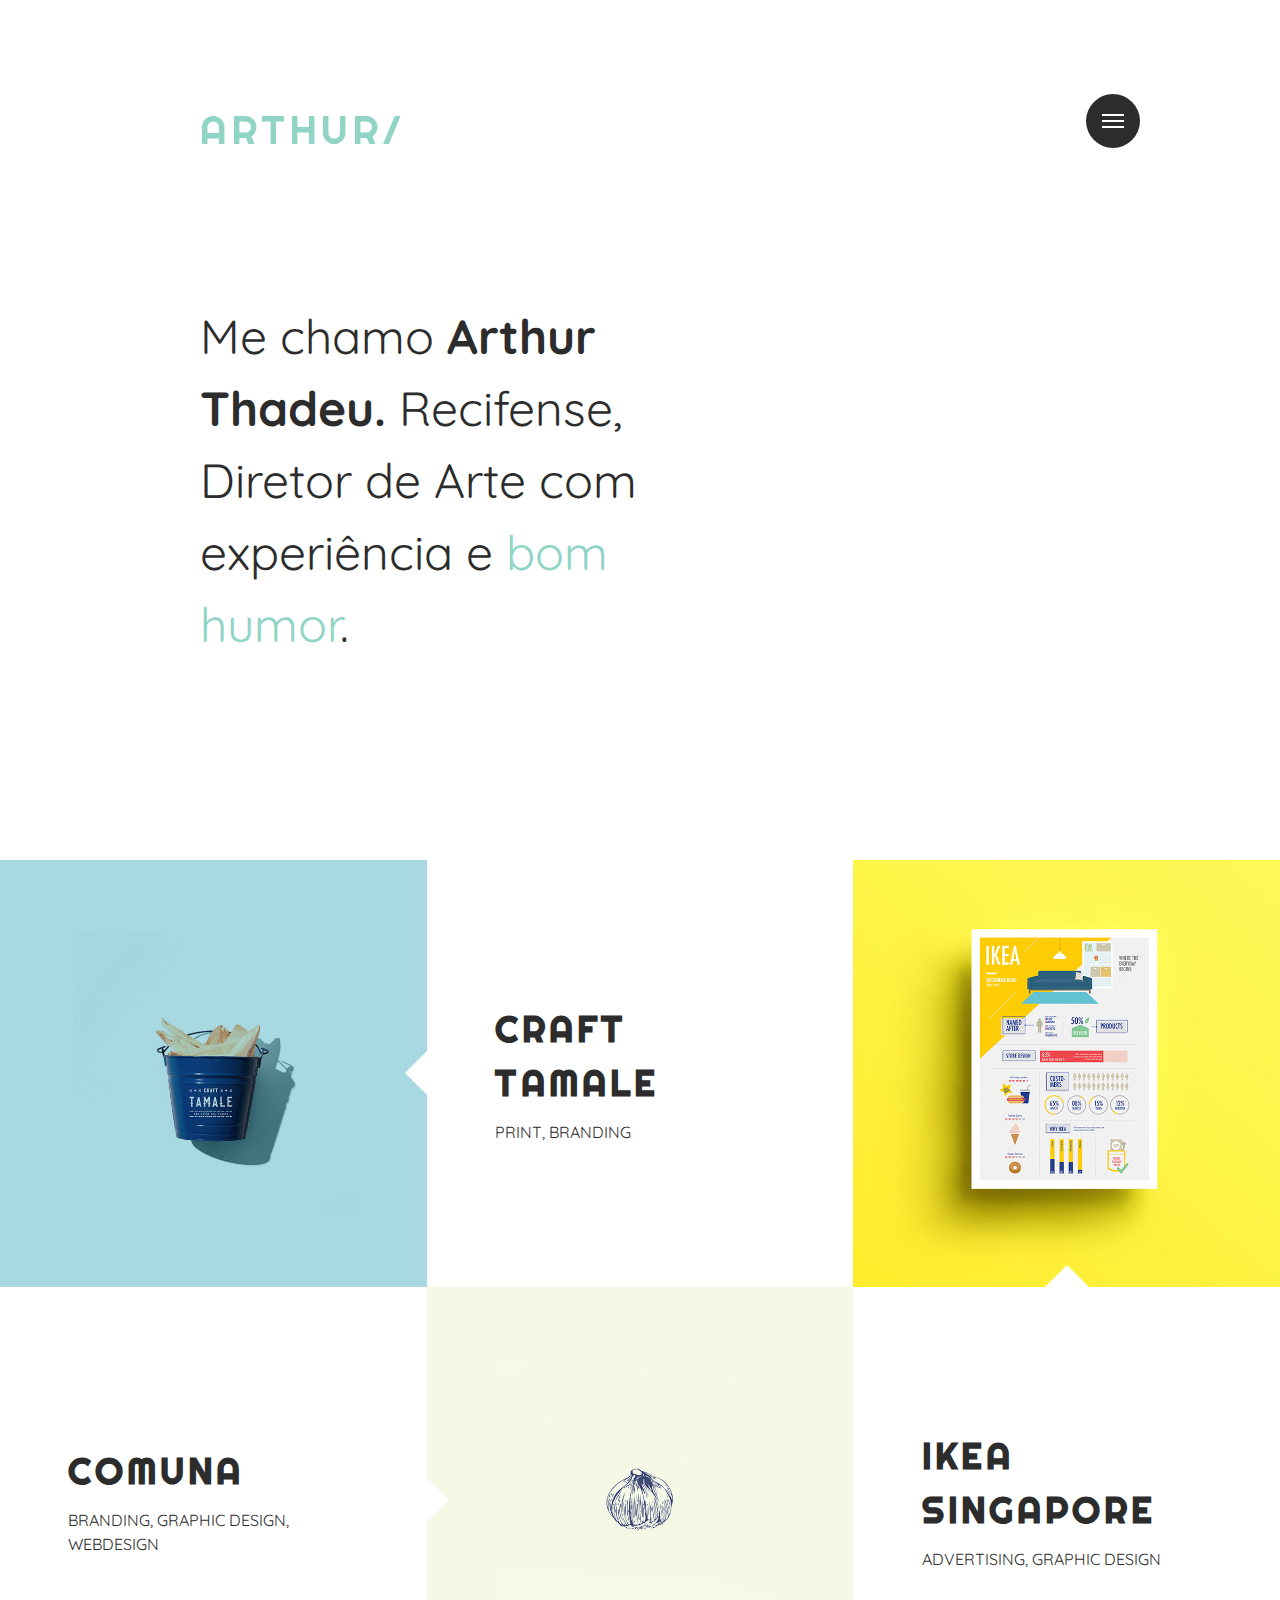
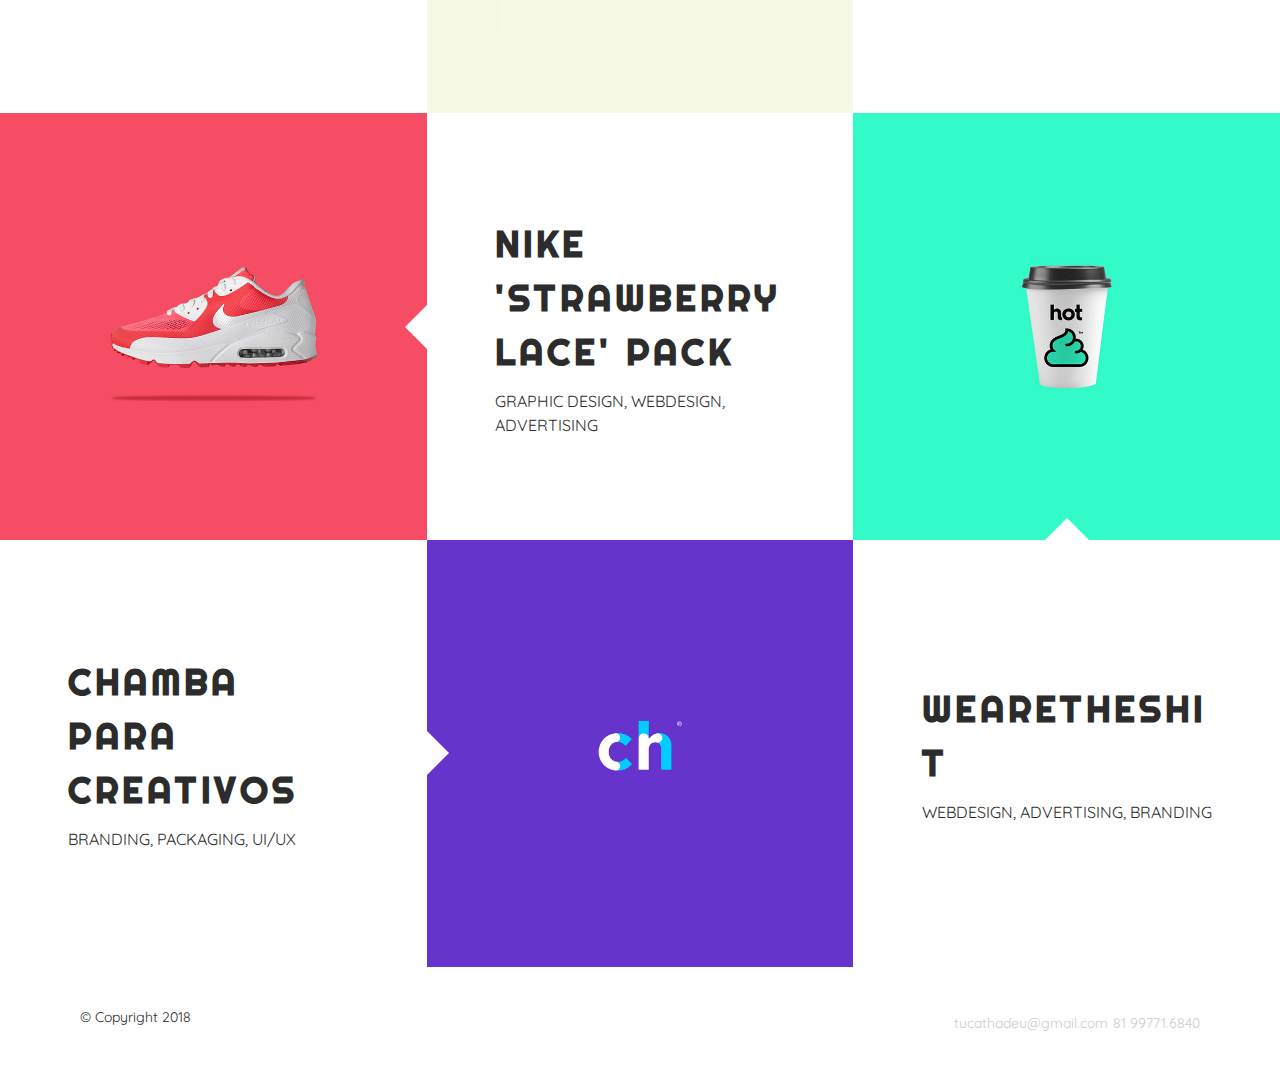
<file: index.html>
<!DOCTYPE html>
<html lang="en" class="no-js">
<head>
<meta http-equiv="Content-Type" content="text/html; charset=utf-8" >
    <meta charset="utf-8" />
    <meta name="viewport" content="width=device-width" />
    <meta http-equiv="x-ua-compatible" content="ie=edge">
    <title>Arthur Thadeu - Portfolio (Dir. Arte, Recife)</title>
 
    <link rel="stylesheet" href="style.css" media="screen" />
   

    <link href='http://fonts.googleapis.com/css?family=Righteous&subset=latin,latin-ext' rel='stylesheet' type='text/css'>
    <link href='http://fonts.googleapis.com/css?family=Quicksand:300,400,700' rel='stylesheet' type='text/css'>

     <script src="scripts/modernizr.js"></script>

</head>

<body>


    
    <a href="#cd-nav" class="cd-nav-trigger">Menu 
        <span class="cd-nav-icon"></span>

        <svg x="0px" y="0px" width="54px" height="54px" viewBox="0 0 54 54">
            <circle fill="transparent" stroke="#90D4C5" stroke-width="2" cx="27" cy="27" r="25" stroke-dasharray="157 157" stroke-dashoffset="157"></circle>
        </svg>
    </a>
        
    <div id="cd-nav" class="cd-nav">
        <div class="cd-navigation-wrapper">
            <div class="cd-half-block">


                <nav>
                    <ul class="cd-primary-nav">
                        <li><a href="index.html" class="selected">Portfolio</a></li>
                        <li><a href="profile.html">Sobre</a></li>
                    </ul>
                </nav>
            </div><!-- .cd-half-block -->
            
            <div class="cd-half-block">
                <address>
                    <ul class="cd-contact-info">
                        <li><a href="mailto:tucathadeu@gmail.com">tucathadeu@gmail.com</a></li>
                        <li>me liga (81) 99771.6840</li>
                    </ul>
                    <ul class="cd-contact-socials">
                        <li><a href="http://pinterest.com/arthurthadeu/">Pinterest</a></li>
                        <li><a href="http://instagram.com/arthurthadeu/">Instagram</a></li>    
                    </ul>
                </address>
            </div> <!-- .cd-half-block -->
        </div> <!-- .cd-navigation-wrapper -->
    </div> <!-- .cd-nav -->

    <div class="site-container">

        <header class="site-header cf">
            <div class="site-title"><a href="index.html">ARTHUR/</a></div>

            <div class="cf"></div>

            <div class="site-tagline">
                <p>Me chamo <strong>Arthur Thadeu.</strong> Recifense, Diretor de Arte  com experiência e <a target="_blank">bom humor</a>. </p>
            </div>
            
        </header><!-- / .site-header -->

        <section class="site-content">
            
            
            <div class="projects-feed cf">

                <article class="project cf">
                    <a href="item1.html" title="Craft Tamale">
                        <div class="thumb">
                            <div data-picture data-alt="">
                                <div data-src="img/portfolio-1.jpg"></div>
                                
                                <!--[if (lt IE 9) & (!IEMobile)]>
                                <div data-src="img/portfolio-1.jpg"></div>
                                <![endif]-->
                                
                                <noscript>
                                    <img src="img/portfolio-1.jpg" alt="" />
                                </noscript>
                            </div>
                        </div>

                        <div class="project-content-container">
                            <div class="project-content">
                                <div class="table">
                                    <div class="table-cell">
                                        <h2 class="thumbnail-title">Craft Tamale</h2>
                                        
                                        <p class="thumbnail-description">Print, Branding</p>
                                    </div>
                                </div>
                            </div>
                        </div>

                        <div class="overlay"></div>
                    </a>
                </article>
                <article class="project cf">
                    <a href="item2.html" title="IKEA Singapore">
                        <div class="thumb">
                            <div data-picture data-alt="">
                                <div data-src="img/portfolio-2.jpg"></div>
                                
                                <!--[if (lt IE 9) & (!IEMobile)]>
                                <div data-src="img/portfolio-2.jpg"></div>
                                <![endif]-->
                                
                                <noscript>
                                    <img src="img/portfolio-2.jpg" alt="" />
                                </noscript>
                            </div>
                        </div>

                        <div class="project-content-container">
                            <div class="project-content">
                                <div class="table">
                                    <div class="table-cell">
                                        <h2 class="thumbnail-title">IKEA Singapore</h2>
                                        
                                        <p class="thumbnail-description">Advertising, Graphic Design</p>
                                    </div>
                                </div>
                            </div>
                        </div>

                        <div class="overlay"></div>
                    </a>
                </article>
                <article class="project cf">
                    <a href="item3.html" title="Comuna">
                        <div class="thumb">
                            <div data-picture data-alt="">
                                <div data-src="img/portfolio-3.jpg"></div>
                                
                                <!--[if (lt IE 9) & (!IEMobile)]>
                                <div data-src="img/portfolio-3.jpg"></div>
                                <![endif]-->
                                
                                <noscript>
                                    <img src="img/portfolio-3.jpg" alt="" />
                                </noscript>
                            </div>
                        </div>

                        <div class="project-content-container">
                            <div class="project-content">
                                <div class="table">
                                    <div class="table-cell">
                                        <h2 class="thumbnail-title">Comuna</h2>
                                        
                                        <p class="thumbnail-description">Branding, Graphic Design, Webdesign</p>
                                    </div>
                                </div>
                            </div>
                        </div>

                        <div class="overlay"></div>
                    </a>
                </article>
                <article class="project cf">
                    <a href="item4.html" title="Nike 'Strawberry Lace' Pack">
                        <div class="thumb">
                            <div data-picture data-alt="">
                                <div data-src="img/portfolio-4.jpg"></div>
                                
                                <!--[if (lt IE 9) & (!IEMobile)]>
                                <div data-src="img/portfolio-4.jpg"></div>
                                <![endif]-->
                                
                                <noscript>
                                    <img src="img/portfolio-4.jpg" alt="" />
                                </noscript>
                            </div>
                        </div>

                        <div class="project-content-container">
                            <div class="project-content">
                                <div class="table">
                                    <div class="table-cell">
                                        <h2 class="thumbnail-title">Nike 'Strawberry Lace' Pack</h2>
                                        
                                        <p class="thumbnail-description">Graphic Design, Webdesign, Advertising</p>
                                    </div>
                                </div>
                            </div>
                        </div>

                        <div class="overlay"></div>
                    </a>
                </article>
                <article class="project cf">
                    <a href="item5.html" title="Wearetheshit">
                        <div class="thumb">
                            <div data-picture data-alt="">
                                <div data-src="img/portfolio-5.jpg"></div>
                                
                                <!--[if (lt IE 9) & (!IEMobile)]>
                                <div data-src="img/portfolio-5.jpg"></div>
                                <![endif]-->
                                
                                <noscript>
                                    <img src="img/portfolio-5.jpg" alt="" />
                                </noscript>
                            </div>
                        </div>

                        <div class="project-content-container">
                            <div class="project-content">
                                <div class="table">
                                    <div class="table-cell">
                                        <h2 class="thumbnail-title">Wearetheshit</h2>
                                        
                                        <p class="thumbnail-description">Webdesign, Advertising, Branding</p>
                                    </div>
                                </div>
                            </div>
                        </div>

                        <div class="overlay"></div>
                    </a>
                </article>
                <article class="project cf">
                    <a href="item6.html" title="Chamba para Creativos">
                        <div class="thumb">
                            <div data-picture data-alt="">
                                <div data-src="img/portfolio-6.jpg"></div>
                                
                                <!--[if (lt IE 9) & (!IEMobile)]>
                                <div data-src="img/portfolio-6.jpg"></div>
                                <![endif]-->
                                
                                <noscript>
                                    <img src="img/portfolio-6.jpg" alt="" />
                                </noscript>
                            </div>
                        </div>

                        <div class="project-content-container">
                            <div class="project-content">
                                <div class="table">
                                    <div class="table-cell">
                                        <h2 class="thumbnail-title">Chamba para Creativos</h2>
                                        
                                        <p class="thumbnail-description">Branding, Packaging, UI/UX</p>
                                    </div>
                                </div>
                            </div>
                        </div>

                        <div class="overlay"></div>
                    </a>
                </article>
            <!--END .projects-feed-->
            </div>
                        
        <!--END .site-content-->
        </section>

         <footer class="site-footer cf">
            <p class="footer-text">© Copyright 2018</p>
            <nav class="languages" role="navigation">
              <ul>
             
                <li class="active"><a>tucathadeu@gmail.com</a></li>
                <li><a>81 99771.6840</a></li>
             
              </ul>
            </nav> 
        </footer>
    <!--END .site-container-->
    </div>

    <script src="scripts/jquery-2.1.4.min.js"></script>
    <script src="scripts/jquery.fitvids.js"></script>
    <script src="scripts/jquery.imagesloaded.min.js"></script>
    <script src="scripts/main.js"></script>  
 

</body>
</html>
</file>
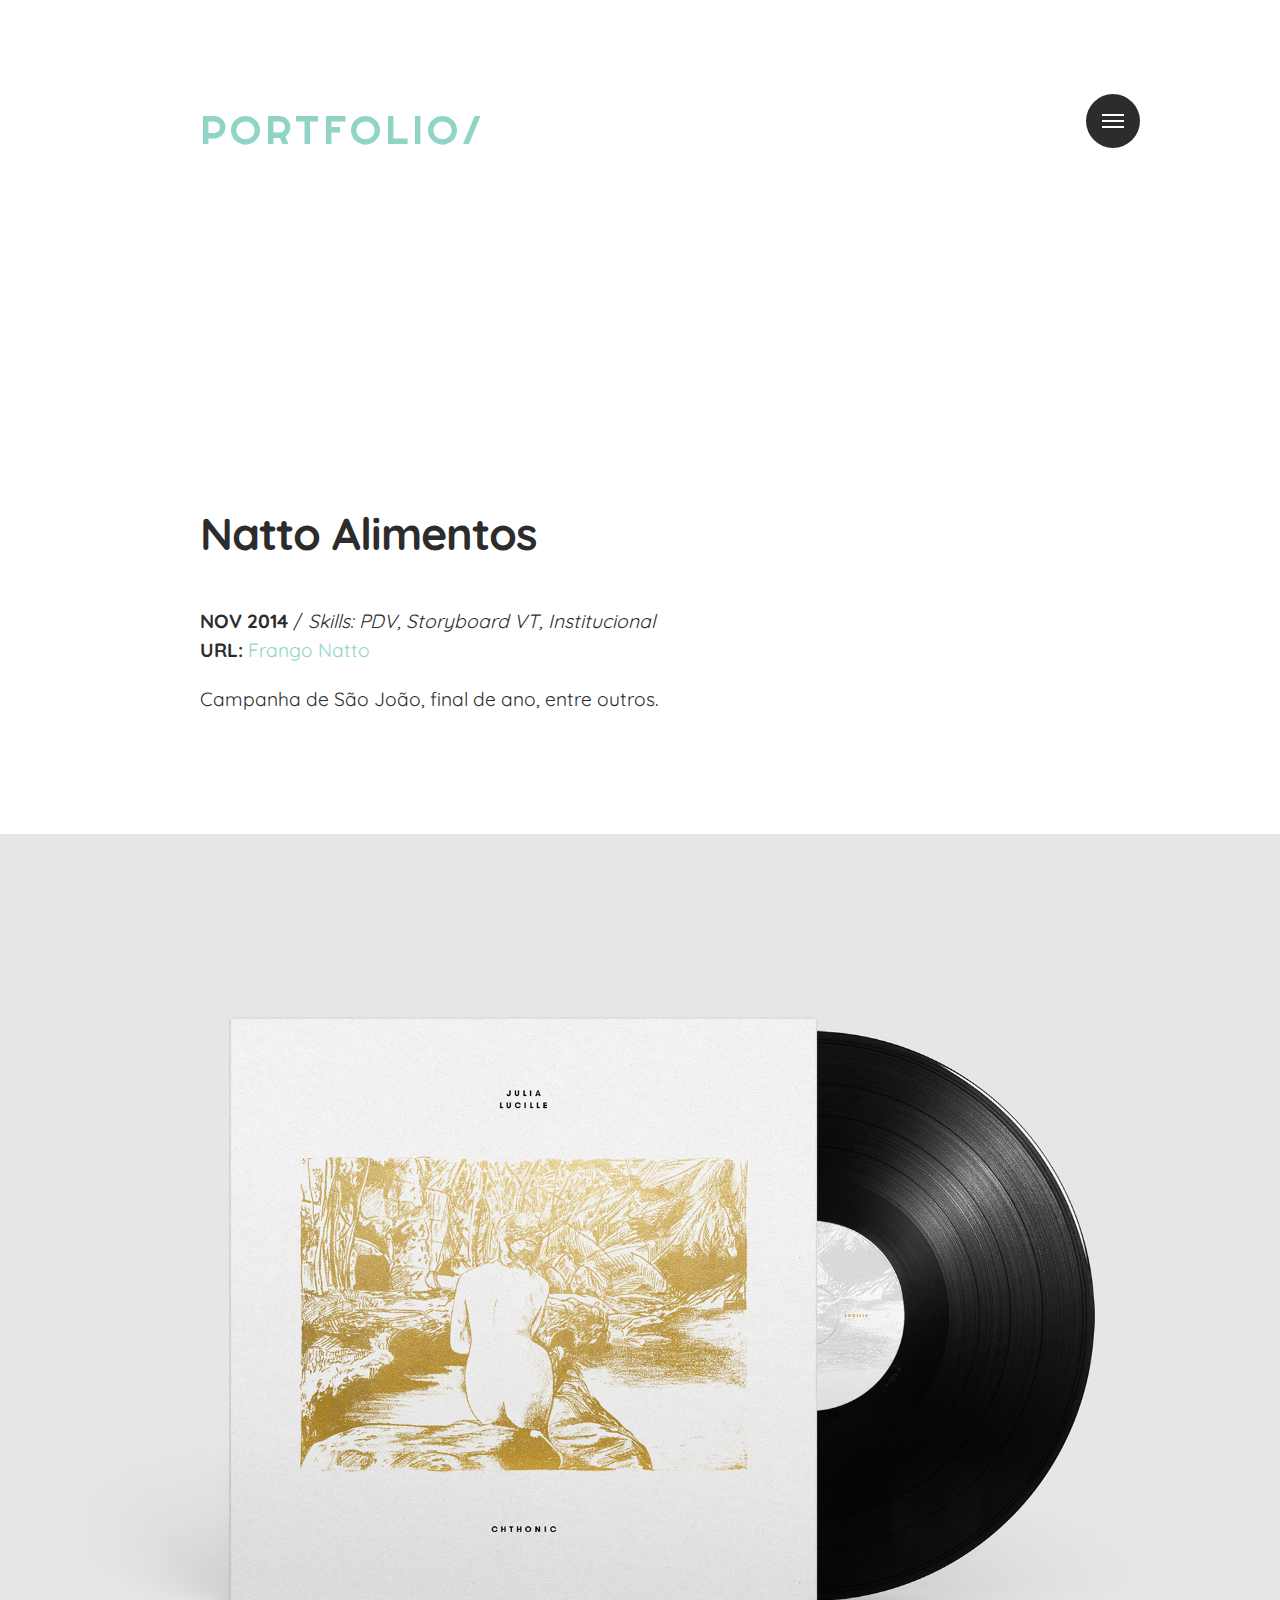
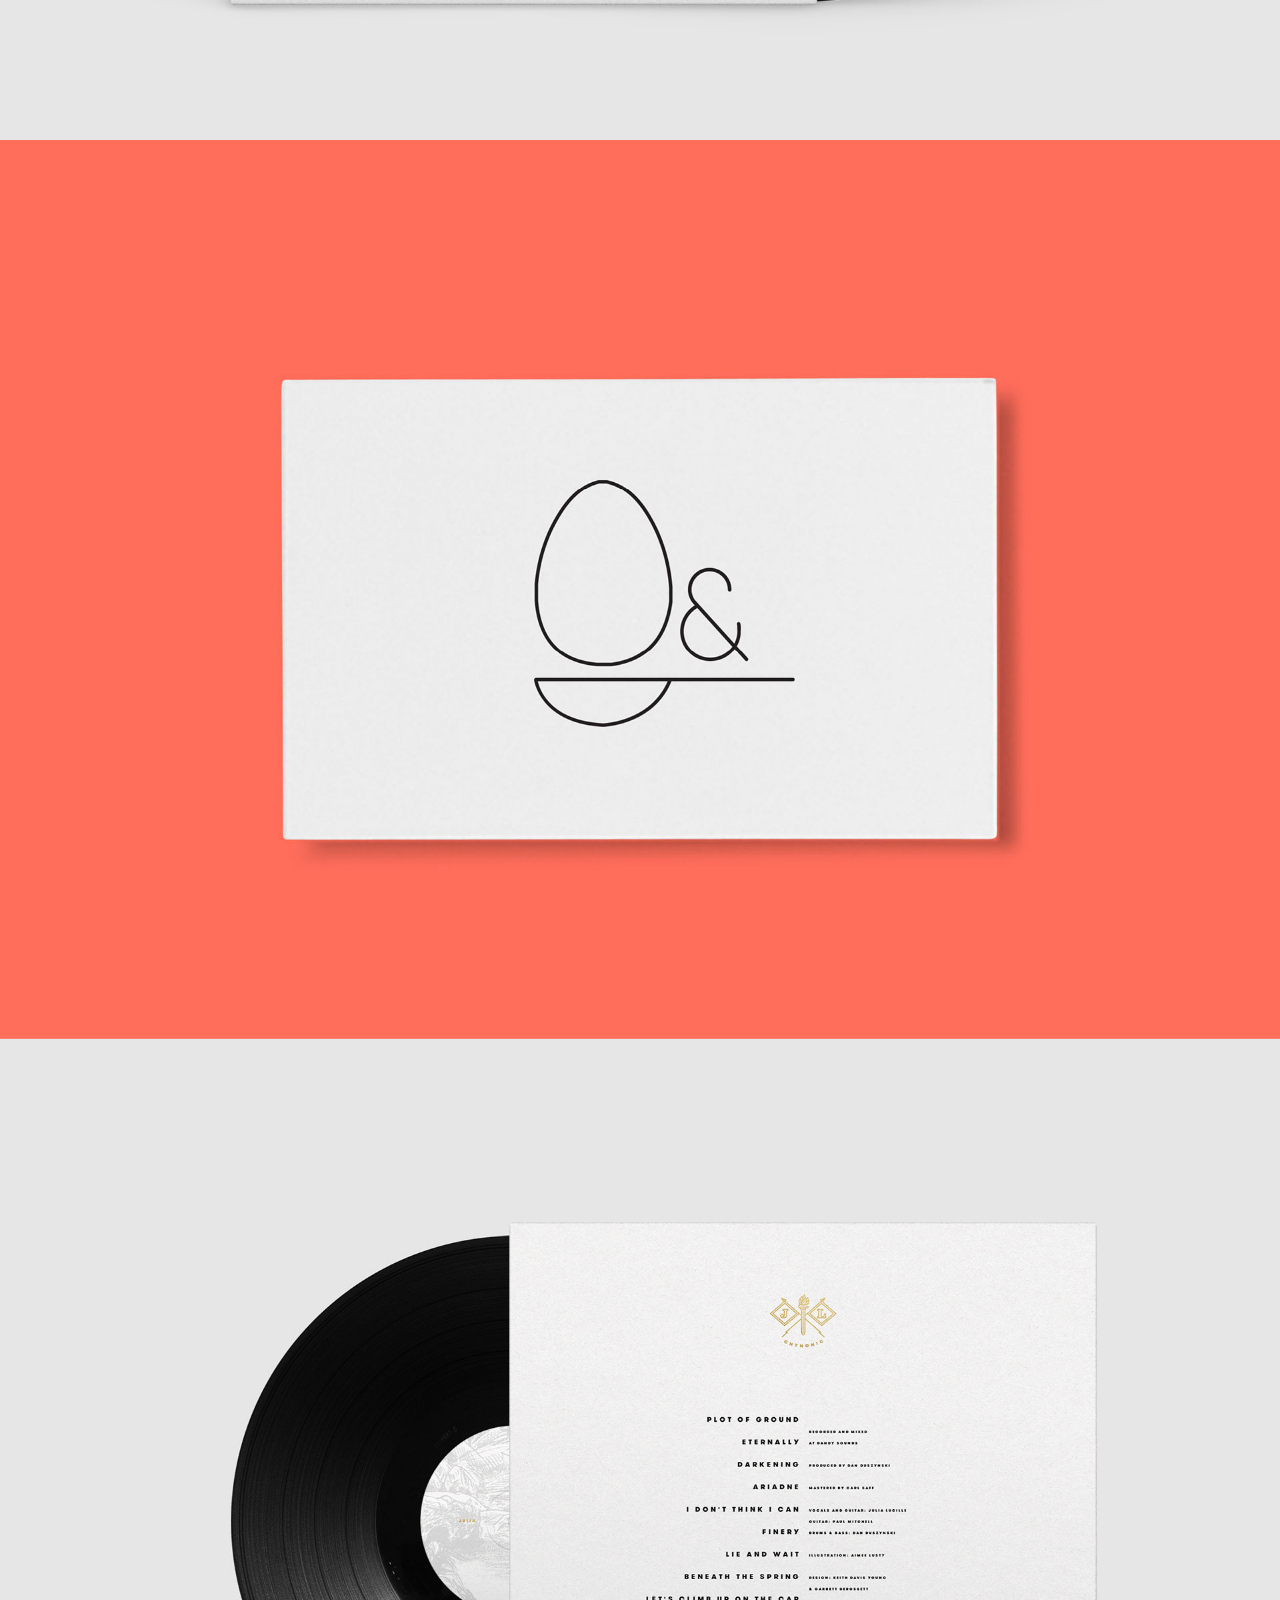
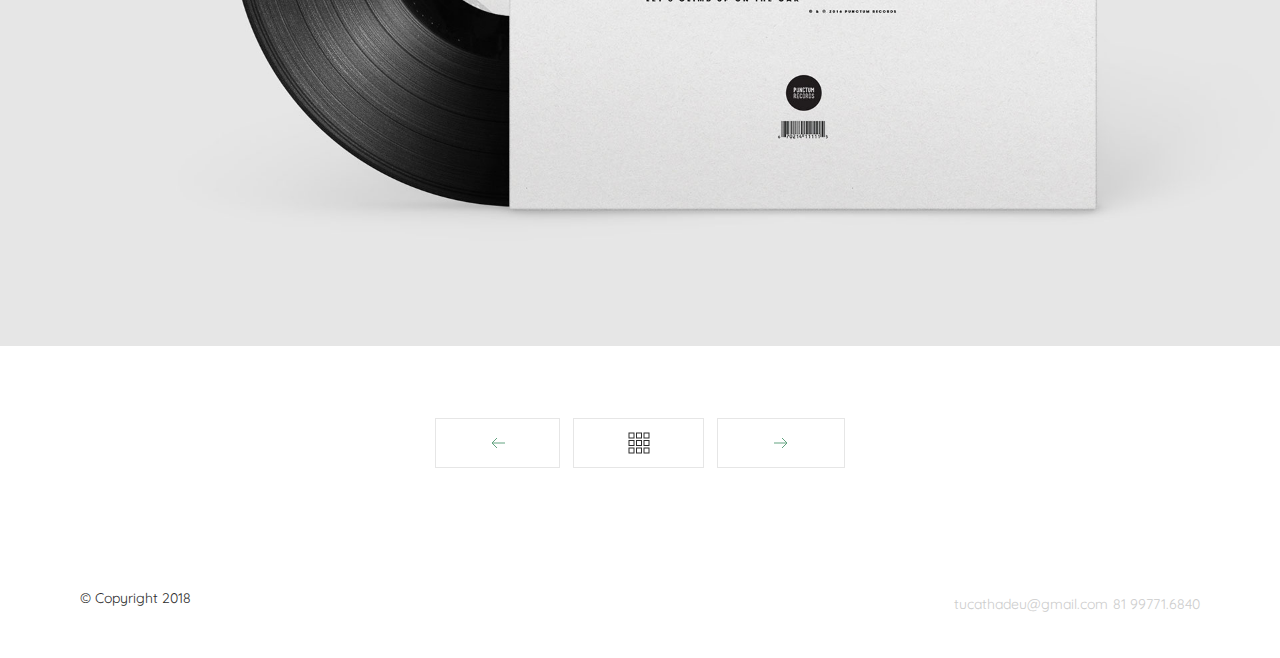
<file: item1.html>
<!DOCTYPE html>
<html lang="en" class="no-js">
<head>
<meta http-equiv="Content-Type" content="text/html; charset=utf-8" >
    <meta charset="utf-8" />
    <meta name="viewport" content="width=device-width" />
    <meta http-equiv="x-ua-compatible" content="ie=edge">
    <title>Arthur Thadeu - Portfolio (Dir. Arte, Recife)</title>
 
    <link rel="stylesheet" href="style.css" media="screen" />
   

    <link href='http://fonts.googleapis.com/css?family=Righteous&subset=latin,latin-ext' rel='stylesheet' type='text/css'>
    <link href='http://fonts.googleapis.com/css?family=Quicksand:300,400,700' rel='stylesheet' type='text/css'>

     <script src="scripts/modernizr.js"></script>

</head>

<body>
    
    <a href="#cd-nav" class="cd-nav-trigger">Menu 
        <span class="cd-nav-icon"></span>

        <svg x="0px" y="0px" width="54px" height="54px" viewBox="0 0 54 54">
            <circle fill="transparent" stroke="#90D4C5" stroke-width="2" cx="27" cy="27" r="25" stroke-dasharray="157 157" stroke-dashoffset="157"></circle>
        </svg>
    </a>
        
    <div id="cd-nav" class="cd-nav">
        <div class="cd-navigation-wrapper">
            <div class="cd-half-block">


                <nav>
                    <ul class="cd-primary-nav">
                        <li><a href="index.html" class="selected">Portfolio</a></li>
                        <li><a href="profile.html">Sobre</a></li>
                    </ul>
                </nav>
            </div><!-- .cd-half-block -->
            
            <div class="cd-half-block">
                <address>
                    <ul class="cd-contact-info">
                        <li><a href="mailto:tucathadeu@gmail.com">tucathadeu@gmail.com</a></li>
                        <li>me liga (81) 99771.6840</li>
                    </ul>
                    <ul class="cd-contact-socials">
                        <li><a href="http://pinterest.com/arthurthadeu/">Pinterest</a></li>
                        <li><a href="http://instagram.com/arthurthadeu/">Instagram</a></li>    
                    </ul>
                </address>
            </div> <!-- .cd-half-block -->
        </div> <!-- .cd-navigation-wrapper -->
    </div> <!-- .cd-nav -->

    <div class="site-container">

        <header class="site-header cf">
            <div class="site-title"><a href="index.html">PORTFOLIO/</a></div>
            <div class="cf"></div>
        </header><!-- / .site-header -->

        <section class="site-content">

            <div class="page-desc">
                 <h1>Natto Alimentos</h1>
                <p><strong> NOV 2014</strong> / <i>Skills: PDV, Storyboard VT, Institucional</i>
                    <br><strong>URL:</strong> <a href="https://www.frangonatto.com.br">Frango Natto</a></p>
                <p>Campanha de São João, final de ano, entre outros. </p>
            </div>
            
            <article class="project">

                <div class="project-assets">
                    <div class="image">
                        <div data-picture>
                            <div data-src="img/item-1.jpg"></div>
                            <div data-src="img/item-1.jpg" data-media="(-webkit-min-device-pixel-ratio: 2),(min--moz-device-pixel-ratio: 2),(-o-min-device-pixel-ratio: 2/1),(min-device-pixel-ratio: 2),(min-resolution: 192dpi),(min-resolution: 2dppx)"></div>
                            <!--[if (lt IE 9) & (!IEMobile)]>
                                <div data-src="img/item-1.jpg"></div>
                            <![endif]-->
                            <noscript>
                                <img src="img/item-1.jpg" alt="" />
                            </noscript>
                        </div>
                    </div>
                    <div class="image">
                        <div data-picture>
                            <div data-src="img/item-2.jpg"></div>
                            <div data-src="img/item-2.jpg" data-media="(-webkit-min-device-pixel-ratio: 2),(min--moz-device-pixel-ratio: 2),(-o-min-device-pixel-ratio: 2/1),(min-device-pixel-ratio: 2),(min-resolution: 192dpi),(min-resolution: 2dppx)"></div>
                            <!--[if (lt IE 9) & (!IEMobile)]>
                                <div data-src="img/item-2.jpg"></div>
                            <![endif]-->
                            <noscript>
                                <img src="img/item-2.jpg" alt="" />
                            </noscript>
                        </div>
                    </div>
                    <div class="image">
                        <div data-picture>
                            <div data-src="img/item-3.jpg"></div>
                            <div data-src="img/item-3.jpg" data-media="(-webkit-min-device-pixel-ratio: 2),(min--moz-device-pixel-ratio: 2),(-o-min-device-pixel-ratio: 2/1),(min-device-pixel-ratio: 2),(min-resolution: 192dpi),(min-resolution: 2dppx)"></div>
                            <!--[if (lt IE 9) & (!IEMobile)]>
                                <div data-src="img/item-3.jpg"></div>
                            <![endif]-->
                            <noscript>
                                <img src="img/item-3.jpg" alt="" />
                            </noscript>
                        </div>
                    </div>
                </div>         
            </article>
   
        <!--END .site-content-->
        </section>


 
        <nav role="navigation">
            <ul class="cd-pagination animated-buttons custom-icons">
                <li class="button"><a href="#0"><i>Prev</i></a></li>
                <li class="button-main"><a href="index.html"><i>Portfolio</i></a></li>
                <li class="button"><a href="item2.html"><i>Next</i></a></li>

            </ul>
        </nav> <!-- cd-pagination-wrapper -->
 

         <footer class="site-footer cf">
            <p class="footer-text">© Copyright 2018</p>
            <nav class="languages" role="navigation">
              <ul>
             
                <li class="active"><a>tucathadeu@gmail.com</a></li>
                <li><a>81 99771.6840</a></li>
             
              </ul>
            </nav> 
        </footer>


    <!--END .site-container-->
    </div>

    <script src="scripts/jquery-2.1.4.min.js"></script>
    <script src="scripts/jquery.fitvids.js"></script>
    <script src="scripts/jquery.imagesloaded.min.js"></script>
    <script src="scripts/main.js"></script>  
 

</body>
</html>
</file>
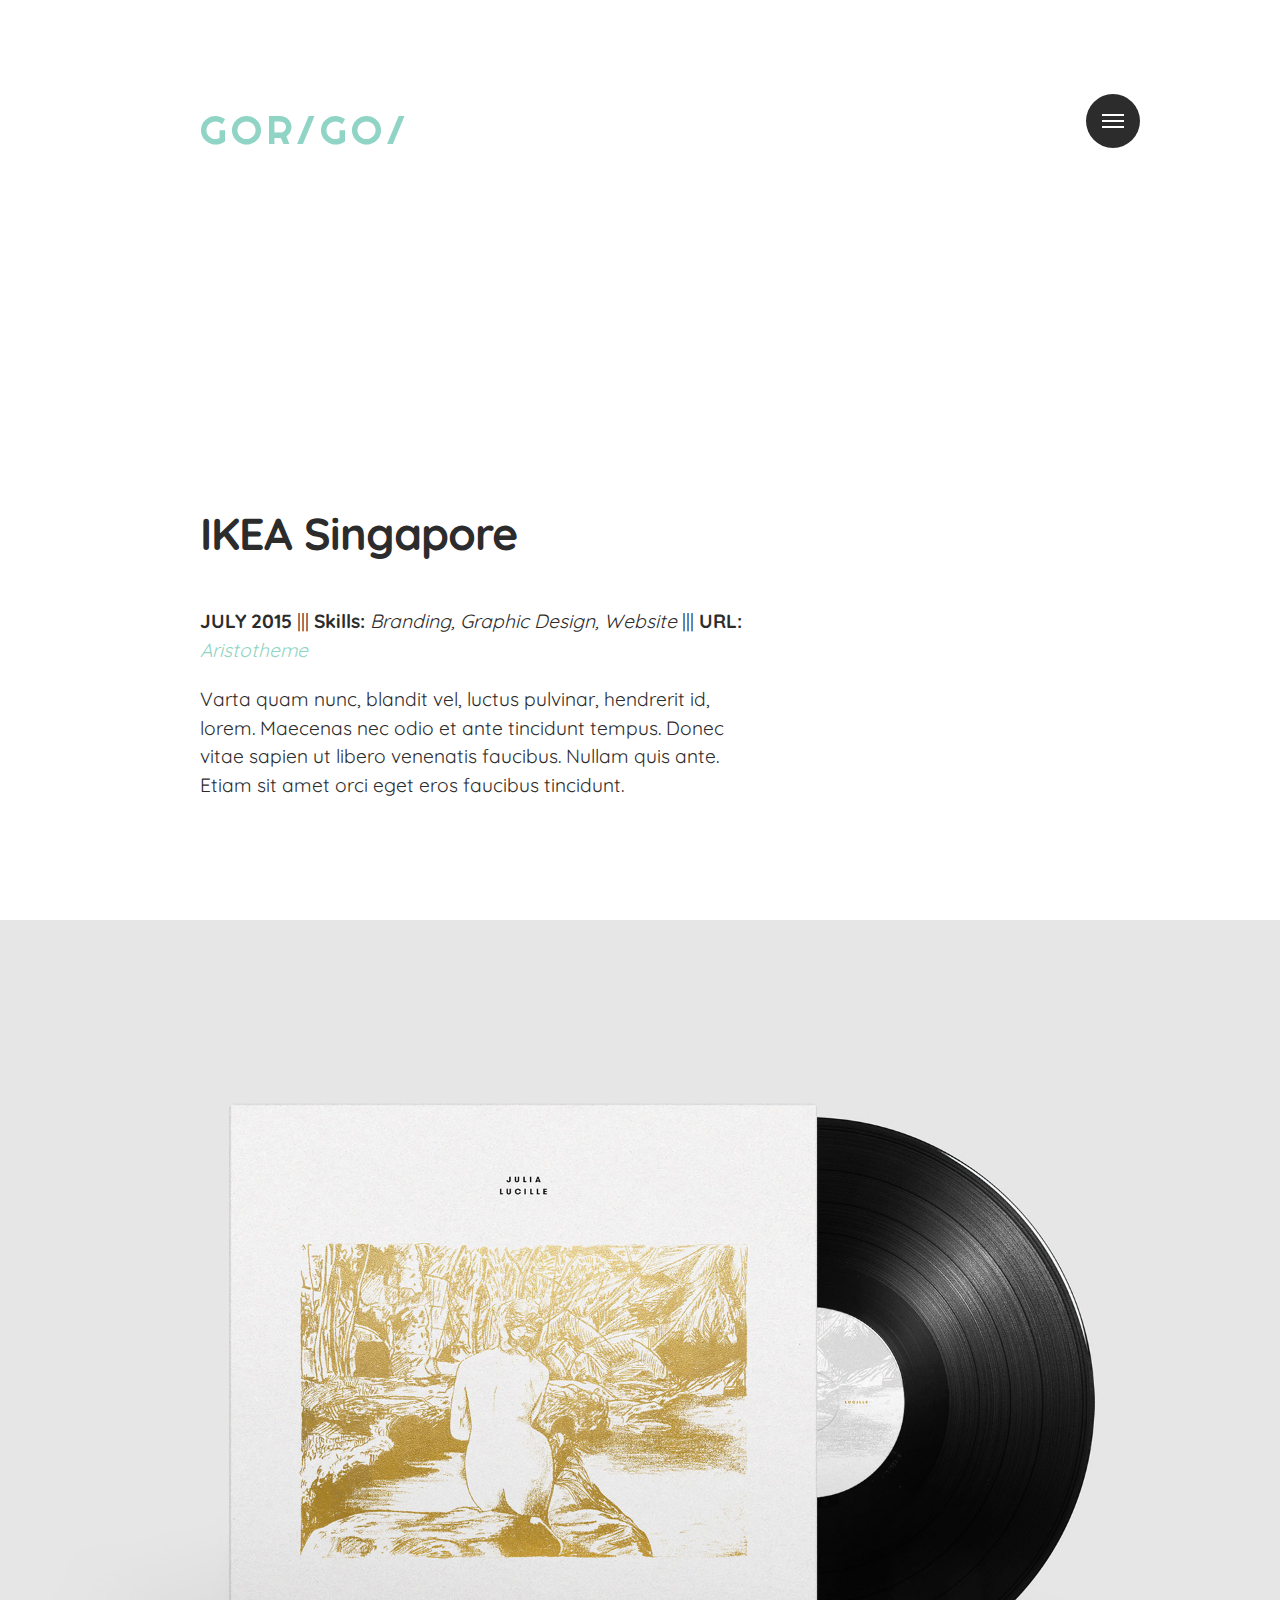
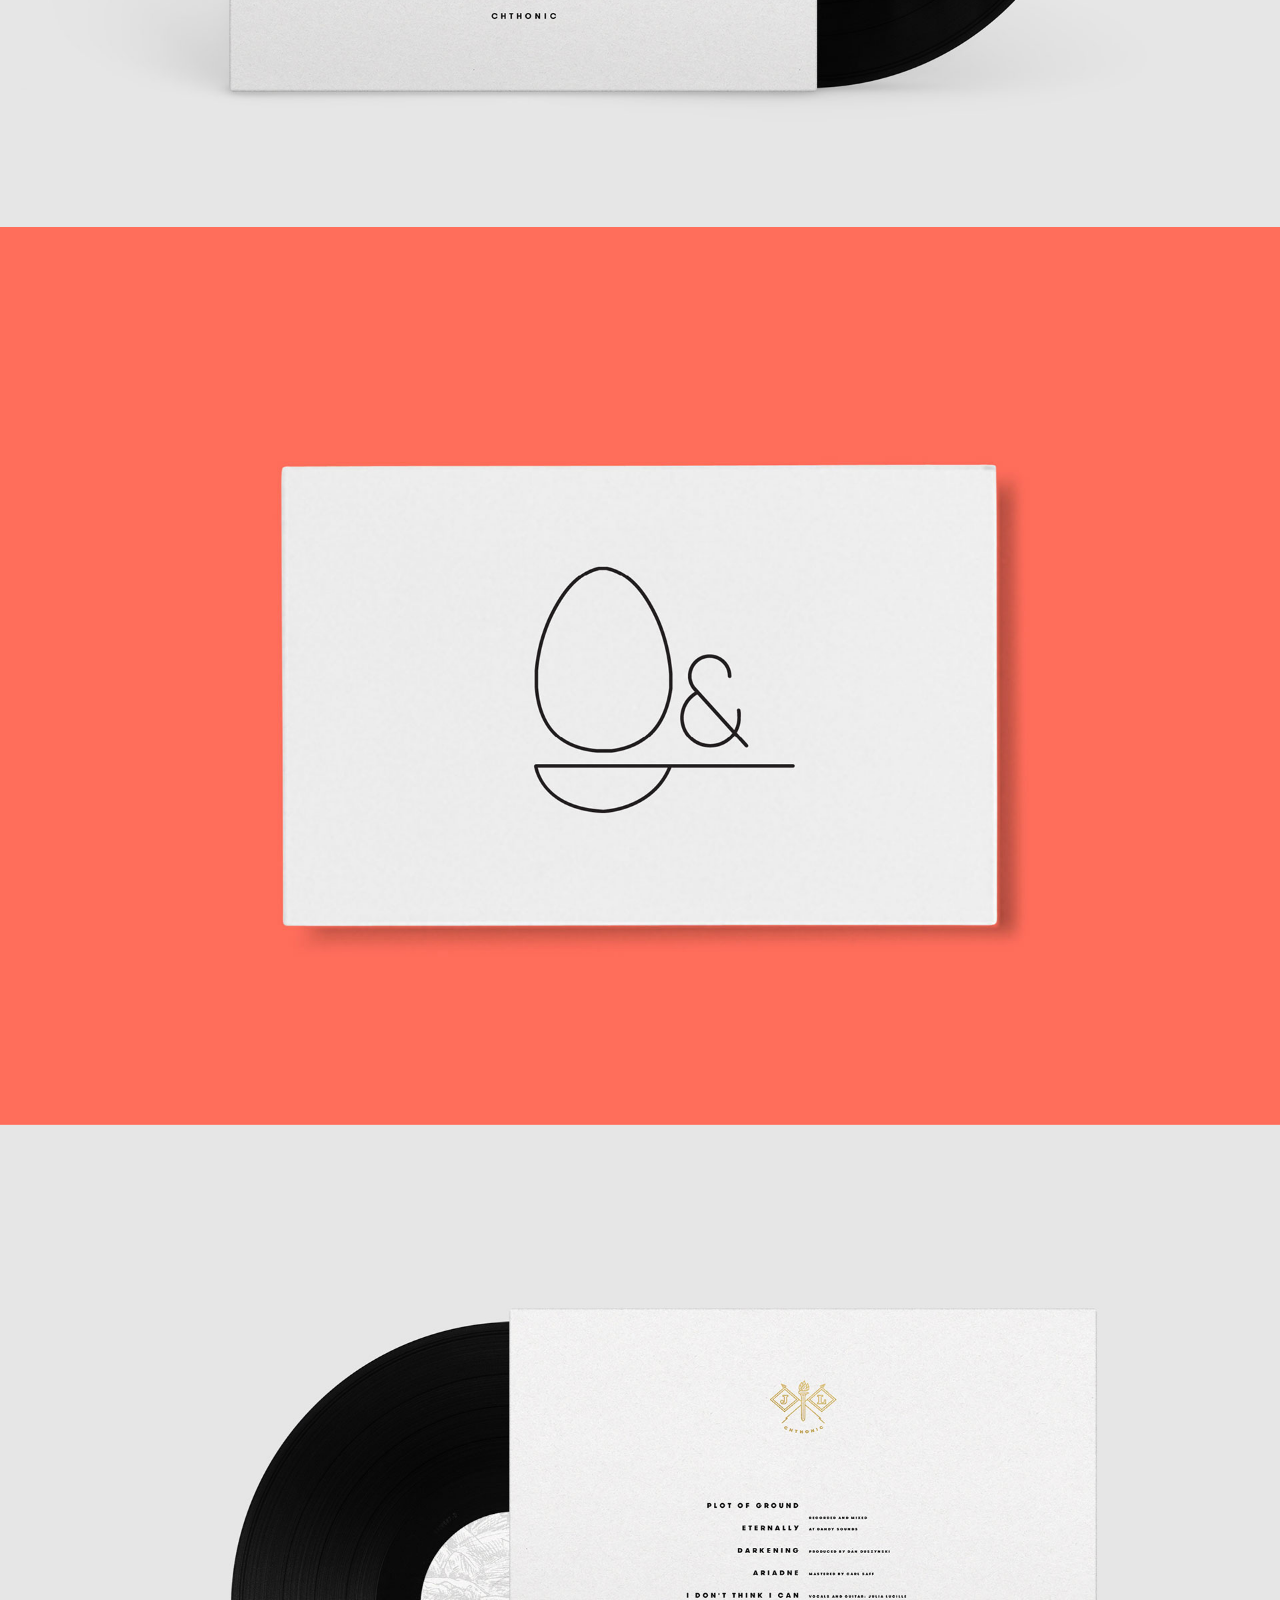
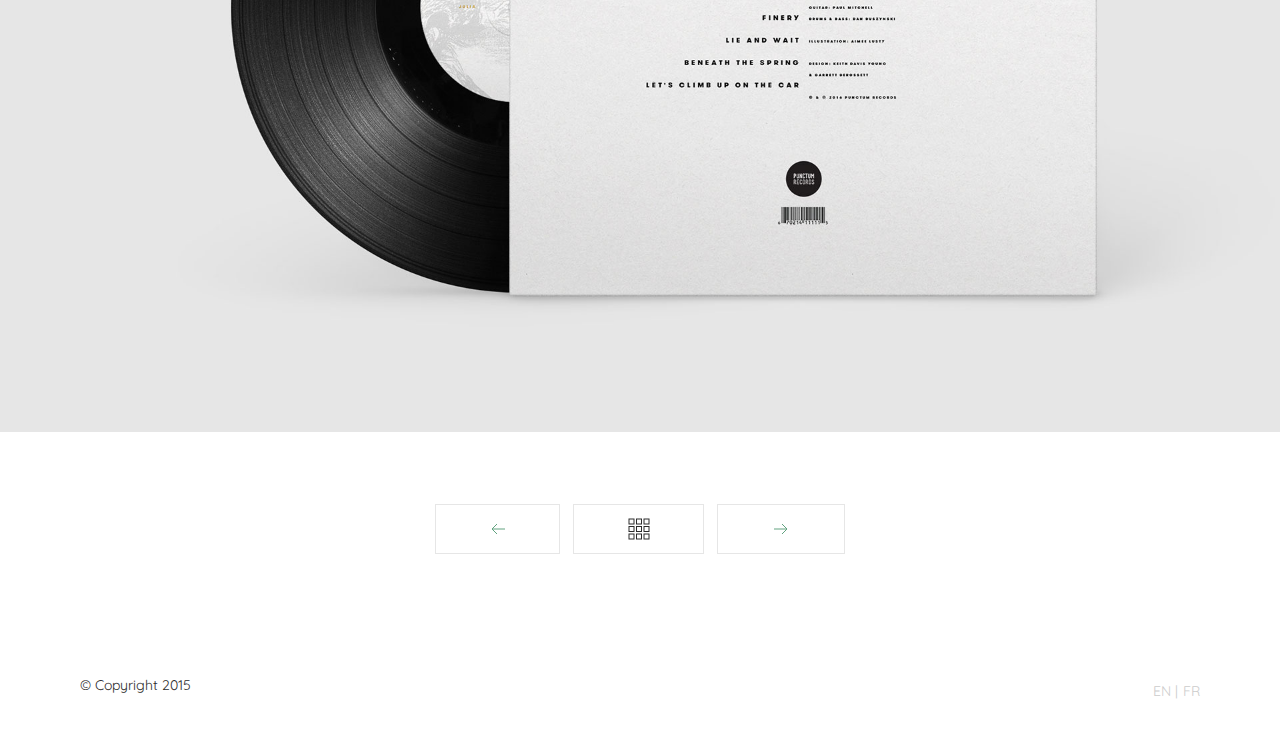
<file: portfolio-item.html>
<!DOCTYPE html>
<html lang="en" class="no-js">
<head>
<meta http-equiv="Content-Type" content="text/html; charset=utf-8" >
    <meta charset="utf-8" />
    <meta name="viewport" content="width=device-width" />
    <meta http-equiv="x-ua-compatible" content="ie=edge">
    <title>GOR/GO/</title>
 
    <link rel="stylesheet" href="style.css" media="screen" />
   

    <link href='http://fonts.googleapis.com/css?family=Righteous&subset=latin,latin-ext' rel='stylesheet' type='text/css'>
    <link href='http://fonts.googleapis.com/css?family=Quicksand:300,400,700' rel='stylesheet' type='text/css'>

     <script src="scripts/modernizr.js"></script>

</head>

<body>
    
    <a href="#cd-nav" class="cd-nav-trigger">Menu 
        <span class="cd-nav-icon"></span>

        <svg x="0px" y="0px" width="54px" height="54px" viewBox="0 0 54 54">
            <circle fill="transparent" stroke="#90D4C5" stroke-width="2" cx="27" cy="27" r="25" stroke-dasharray="157 157" stroke-dashoffset="157"></circle>
        </svg>
    </a>
        
    <div id="cd-nav" class="cd-nav">
        <div class="cd-navigation-wrapper">
            <div class="cd-half-block">


                <nav>
                    <ul class="cd-primary-nav">
                        <li><a href="index.html" class="selected">Showcase</a></li>
                        <li><a href="news.html">News</a></li>
                        <li><a href="profile.html">Profile</a></li>
                        <li><a href="#">Docs</a></li>
                        <li><a href="#">Contact</a></li>
                    </ul>
                </nav>
            </div><!-- .cd-half-block -->
            
            <div class="cd-half-block">
                <address>
                    <ul class="cd-contact-info">
                        <li><a href="mailto:info@myemail.co">info@myemail.co</a></li>
                        <li>0244-12345678</li>
                    </ul>
                    <ul class="cd-contact-socials">
                        <li><a href="#0">Instagram</a></li>   
                        <li><a href="#0">Behance</a></li>   
                        <li><a href="#0">Dribbble</a></li>    
                    </ul>
                </address>
            </div> <!-- .cd-half-block -->
        </div> <!-- .cd-navigation-wrapper -->
    </div> <!-- .cd-nav -->

    <div class="site-container">

        <header class="site-header cf">
            <div class="site-title"><a href="index.html">GOR/GO/</a></div>
            <div class="cf"></div>
        </header><!-- / .site-header -->

        <section class="site-content">

            <div class="page-desc">
                 <h1>IKEA Singapore</h1>
                <p><strong> JULY 2015</strong> ||| <strong>Skills:</strong> <i>Branding, Graphic Design, Website</i> ||| <strong>URL:</strong> <a href="#0"><i>Aristotheme</i></a></p>
                <p>Varta quam nunc, blandit vel, luctus pulvinar, hendrerit id, lorem. Maecenas nec odio et ante tincidunt tempus. Donec vitae sapien ut libero venenatis faucibus. Nullam quis ante. Etiam sit amet orci eget eros faucibus tincidunt. </p>
            </div>
            
            <article class="project">

                <div class="project-assets">
                    <div class="image">
                        <div data-picture>
                            <div data-src="img/item-1.jpg"></div>
                            <div data-src="img/item-1.jpg" data-media="(-webkit-min-device-pixel-ratio: 2),(min--moz-device-pixel-ratio: 2),(-o-min-device-pixel-ratio: 2/1),(min-device-pixel-ratio: 2),(min-resolution: 192dpi),(min-resolution: 2dppx)"></div>
                            <!--[if (lt IE 9) & (!IEMobile)]>
                                <div data-src="img/item-1.jpg"></div>
                            <![endif]-->
                            <noscript>
                                <img src="img/item-1.jpg" alt="" />
                            </noscript>
                        </div>
                    </div>
                    <div class="image">
                        <div data-picture>
                            <div data-src="img/item-2.jpg"></div>
                            <div data-src="img/item-2.jpg" data-media="(-webkit-min-device-pixel-ratio: 2),(min--moz-device-pixel-ratio: 2),(-o-min-device-pixel-ratio: 2/1),(min-device-pixel-ratio: 2),(min-resolution: 192dpi),(min-resolution: 2dppx)"></div>
                            <!--[if (lt IE 9) & (!IEMobile)]>
                                <div data-src="img/item-2.jpg"></div>
                            <![endif]-->
                            <noscript>
                                <img src="img/item-2.jpg" alt="" />
                            </noscript>
                        </div>
                    </div>
                    <div class="image">
                        <div data-picture>
                            <div data-src="img/item-3.jpg"></div>
                            <div data-src="img/item-3.jpg" data-media="(-webkit-min-device-pixel-ratio: 2),(min--moz-device-pixel-ratio: 2),(-o-min-device-pixel-ratio: 2/1),(min-device-pixel-ratio: 2),(min-resolution: 192dpi),(min-resolution: 2dppx)"></div>
                            <!--[if (lt IE 9) & (!IEMobile)]>
                                <div data-src="img/item-3.jpg"></div>
                            <![endif]-->
                            <noscript>
                                <img src="img/item-3.jpg" alt="" />
                            </noscript>
                        </div>
                    </div>
                </div>         
            </article>
   
        <!--END .site-content-->
        </section>


 
        <nav role="navigation">
            <ul class="cd-pagination animated-buttons custom-icons">
                <li class="button"><a href="#0"><i>Prev</i></a></li>
                <li class="button-main"><a href="#0"><i>Portfolio</i></a></li>
                <li class="button"><a href="#0"><i>Next</i></a></li>

            </ul>
        </nav> <!-- cd-pagination-wrapper -->
 

         <footer class="site-footer cf">
            <p class="footer-text">© Copyright 2015 </p>
            <nav class="languages" role="navigation">
              <ul>
             
                <li class="active"><a href="#">EN |</a></li>
                <li><a href="#">FR</a></li>
             
              </ul>
            </nav> 
        </footer>


    <!--END .site-container-->
    </div>

    <script src="scripts/jquery-2.1.4.min.js"></script>
    <script src="scripts/jquery.fitvids.js"></script>
    <script src="scripts/jquery.imagesloaded.min.js"></script>
    <script src="scripts/main.js"></script>  
 

</body>
</html>
</file>
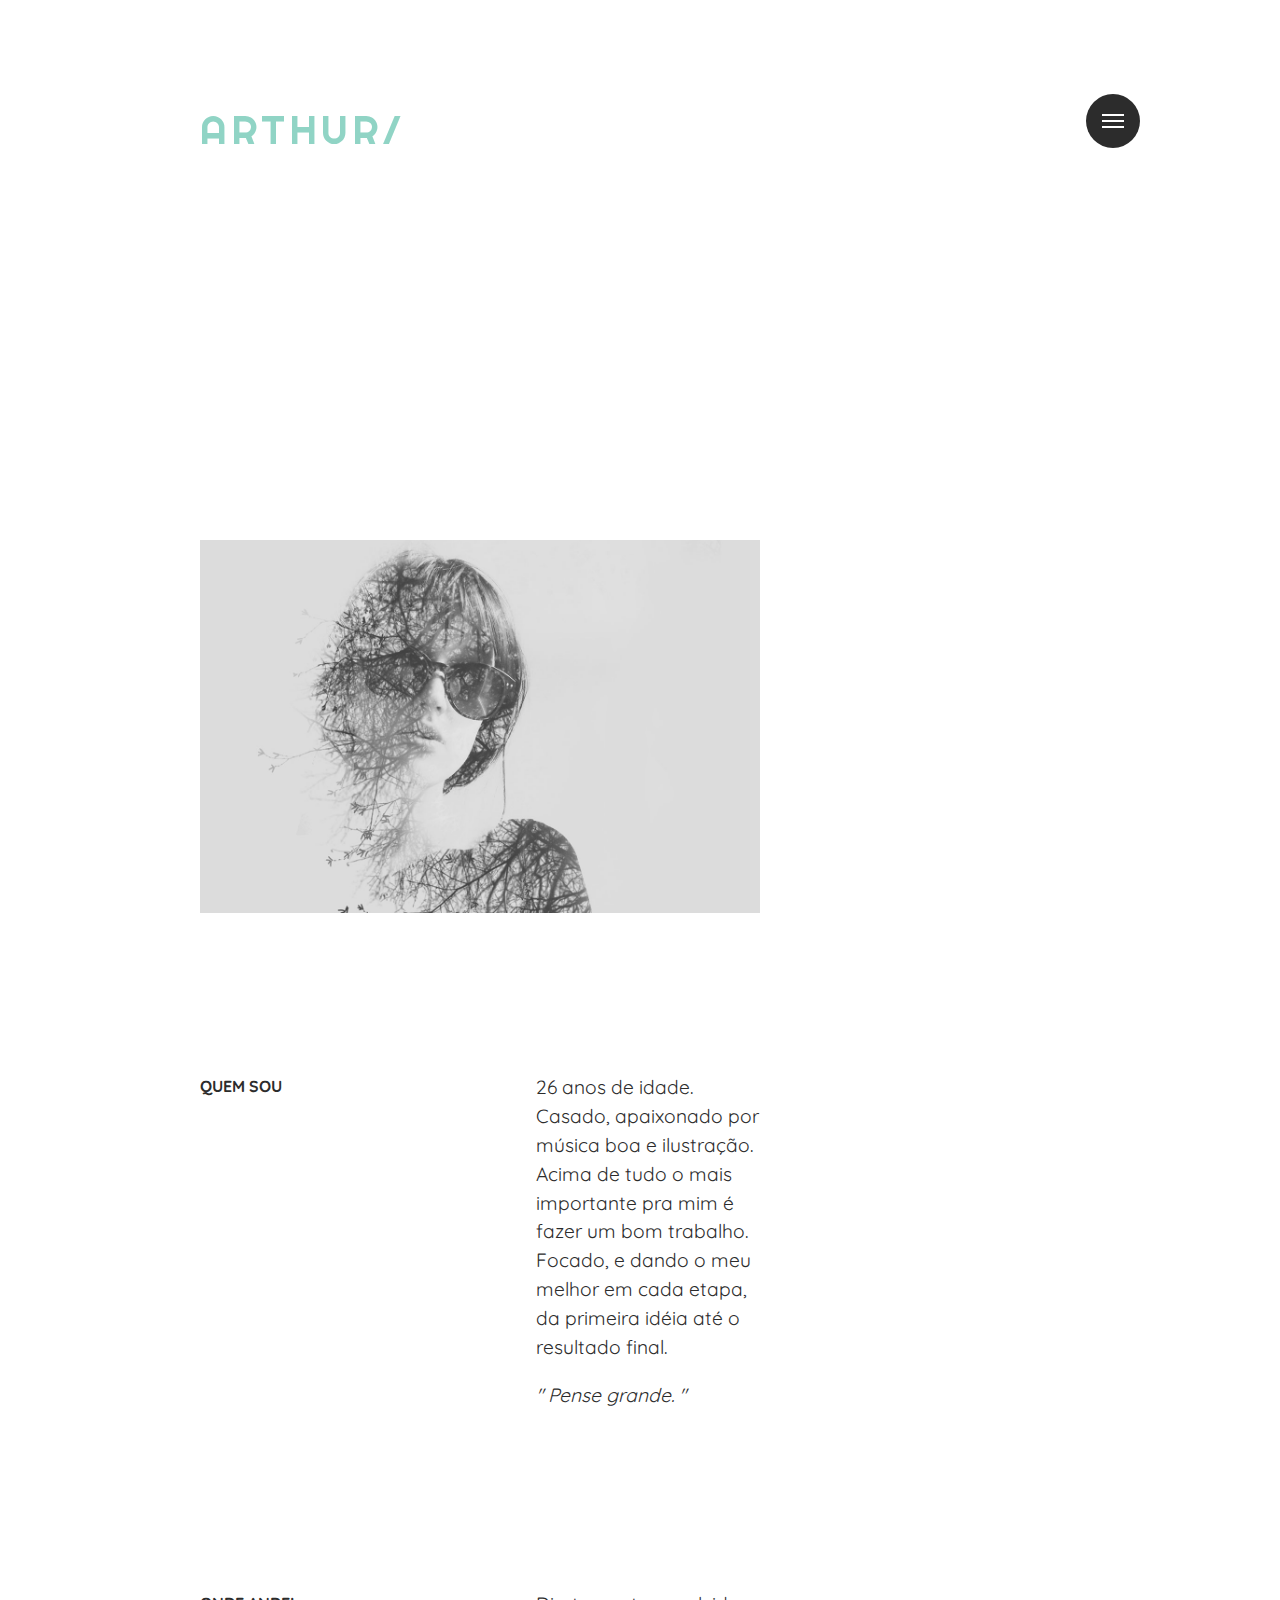
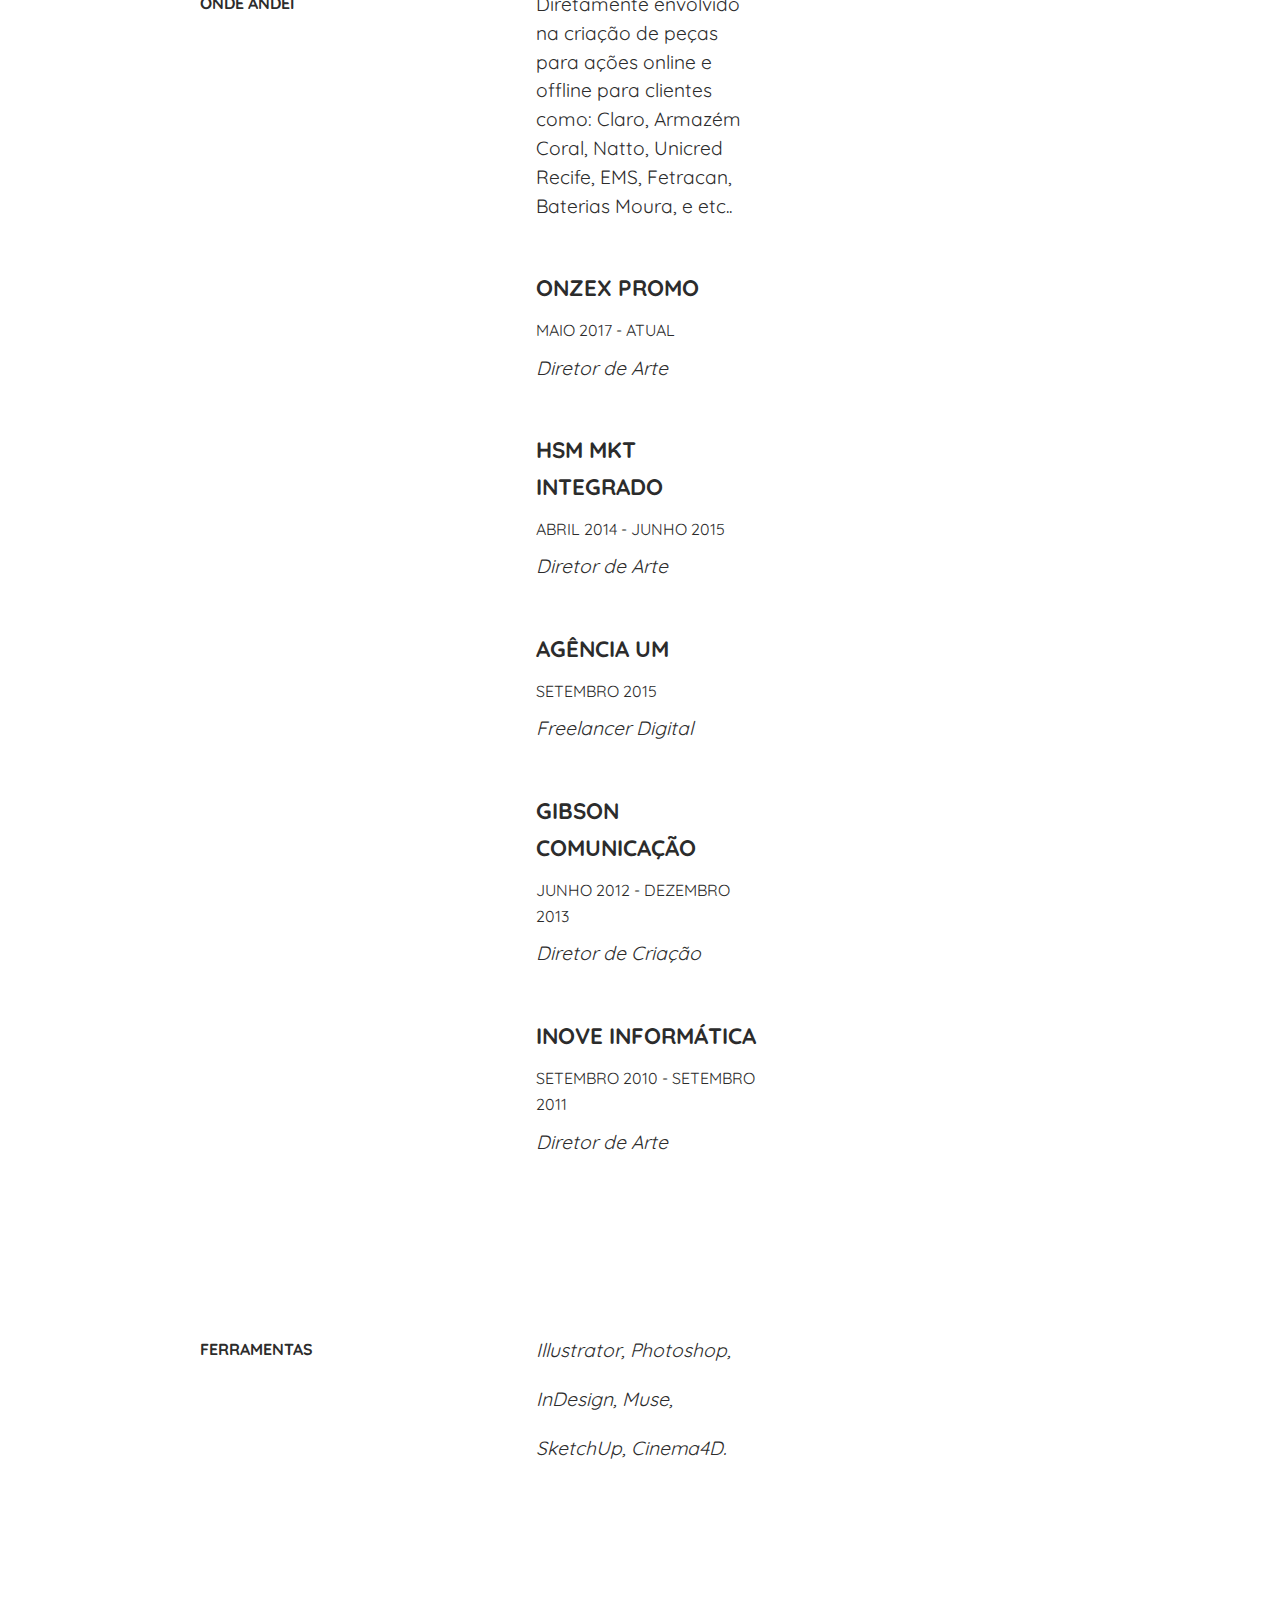
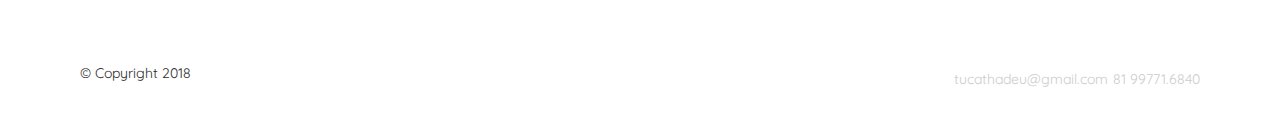
<file: profile.html>
<!DOCTYPE html>
<html lang="en" class="no-js">
<head>
<meta http-equiv="Content-Type" content="text/html; charset=utf-8" >
    <meta charset="utf-8" />
    <meta name="viewport" content="width=device-width" />
    <meta http-equiv="x-ua-compatible" content="ie=edge">
    <title>Arthur Thadeu - Portfolio (Dir. Arte, Recife)</title>
 
    <link rel="stylesheet" href="style.css" media="screen" />
   

    <link href='http://fonts.googleapis.com/css?family=Righteous&subset=latin,latin-ext' rel='stylesheet' type='text/css'>
    <link href='http://fonts.googleapis.com/css?family=Quicksand:300,400,700' rel='stylesheet' type='text/css'>

     <script src="scripts/modernizr.js"></script>

</head>

<body>
    
    <a href="#cd-nav" class="cd-nav-trigger">Menu 
        <span class="cd-nav-icon"></span>

        <svg x="0px" y="0px" width="54px" height="54px" viewBox="0 0 54 54">
            <circle fill="transparent" stroke="#90D4C5" stroke-width="2" cx="27" cy="27" r="25" stroke-dasharray="157 157" stroke-dashoffset="157"></circle>
        </svg>
    </a>
        
    <div id="cd-nav" class="cd-nav">
        <div class="cd-navigation-wrapper">
            <div class="cd-half-block">


                <nav>
                    <ul class="cd-primary-nav">
                        <li><a href="index.html" class="selected">Portfolio</a></li>
                        <li><a href="profile.html">Sobre</a></li>
                    </ul>
                </nav>
            </div><!-- .cd-half-block -->
            
            <div class="cd-half-block">
                <address>
                    <ul class="cd-contact-info">
                        <li><a href="mailto:tucathadeu@gmail.com">tucathadeu@gmail.com</a></li>
                        <li>me liga (81) 99771.6840</li>
                    </ul>
                    <ul class="cd-contact-socials">
                        <li><a href="http://pinterest.com/arthurthadeu/">Pinterest</a></li>
                        <li><a href="http://instagram.com/arthurthadeu/">Instagram</a></li>    
                    </ul>
                </address>
            </div> <!-- .cd-half-block -->
        </div> <!-- .cd-navigation-wrapper -->
    </div> <!-- .cd-nav -->

    <div class="site-container">

        <header class="site-header cf">
            <div class="site-title"><a href="index.html">ARTHUR/</a></div>

            <div class="cf"></div>

        </header><!-- / .site-header -->

        <section class="site-content">
            
            <div class="page-desc">
                
                <img src="img/profile.jpg" alt="Arthur Thadeu" />
                
                <div class="row">
                    <div class="large-2">
                      <h6><strong>QUEM SOU</strong></h6>
                    </div>
                    <div class="large-2">
                    <p>26 anos de idade. Casado, apaixonado por música boa e ilustração. Acima de tudo o mais importante pra mim é fazer um bom trabalho. Focado, e dando o meu melhor em cada etapa, da primeira idéia até o resultado final. </p>
                        <p><i>" Pense grande. "</i> </p>
                    </div>
                </div>
                
                <div class="row">
                    <div class="large-2">
                      <h6><strong>ONDE ANDEI</strong></h6>
                    </div>
                    <div class="large-2">
                    <p>Diretamente envolvido na criação de peças para ações online e offline para clientes como: Claro, Armazém Coral, Natto, Unicred Recife, EMS, Fetracan, Baterias Moura, e etc.. </p>
                      <br/>
                        
                      <h5><strong>ONZEX PROMO</strong></h5>
                      <h6>MAIO 2017 - ATUAL</h6>
                      <p><i>Diretor de Arte</i></p>
                      <br/>

                      <h5><strong>HSM MKT INTEGRADO</strong></h5>
                      <h6>Abril 2014 - Junho 2015</h6>
                      <p><i>Diretor de Arte</i></p>
                      <br/>

                      <h5><strong>AGÊNCIA UM</strong></h5>
                      <h6>Setembro 2015</h6>
                      <p><i>Freelancer Digital</i></p>
                      <br/>

                      <h5><strong>GIBSON COMUNICAÇÃO</strong></h5>
                      <h6>Junho 2012 - Dezembro 2013</h6>
                      <p><i>Diretor de Criação</i></p>
                      <br/>

                      <h5><strong>INOVE INFORMÁTICA</strong></h5>
                      <h6>Setembro 2010 - Setembro 2011</h6>
                      <p><i>Diretor de Arte</i></p>
                      
                    </div>
                </div>

                <div class="row">
                    <div class="large-2">
                      <h6><strong>FERRAMENTAS</strong></h6>
                    </div>
                    <div class="large-2">
                        <p><i>Illustrator, Photoshop,</i></p>
                        <p><i>InDesign, Muse,</i></p>
                        <p><i>SketchUp, Cinema4D.</i></p>
                    </div>
                </div>
            </div>
            
            <article>

                
                
                
             

            </article>
   
        <!--END .site-content-->
        </section>

 

         <footer class="site-footer cf">
            <p class="footer-text">© Copyright 2018</p>
            <nav class="languages" role="navigation">
              <ul>
             
                <li class="active"><a>tucathadeu@gmail.com</a></li>
                <li><a>81 99771.6840</a></li>
             
              </ul>
            </nav> 
        </footer>


    <!--END .site-container-->
    </div>

    <script src="scripts/jquery-2.1.4.min.js"></script>
    <script src="scripts/jquery.fitvids.js"></script>
    <script src="scripts/jquery.imagesloaded.min.js"></script>
    <script src="scripts/main.js"></script>  
 

</body>
</html>
</file>
<file: style.css>
/*
Template Name: Gorgo
Author: Levent Usta
Author URI: http://www.aristotheme.com
Description: A template by Aristotheme.
*/

/*=================================*/
/*  Table of Contents
/*  - Reset & Clearfix Styles
/*  - Main Styles
/*      - Titles
/*      - Navigation Styles
/*      - Projects Feed
/*          - Project Assets
/*          - Project Content
/*          - Paginations
/*  - News
/*  - Structure
/*  - Grid
/*  - Footer Styles
/*  - Media Queries


/*=================================*/

/*=================================*/
/* Reset & Clearfix Styles
/*=================================*/

html, body, div, span, applet, object, iframe, h1, h2, h3, h4, h5, h6, p, blockquote, pre, a, abbr, acronym, address, big, cite, code, del, dfn, em, font, img, ins, kbd, q, s, samp, small, strike, strong, sub, sup, tt, var, b, u, i, center, dl, dt, dd, ol, ul, li, fieldset, form, label, legend, table, caption, tbody, tfoot, thead, tr, th, td { margin: 0; padding: 0; border: 0; outline: 0; font-size: 100%; vertical-align: baseline; background: transparent; } body { line-height: 1; } ol, ul { list-style: none; } blockquote, q { quotes: none; } blockquote:before, blockquote:after, q:before, q:after { content: ''; content: none; } :focus { outline: 0; } ins { text-decoration: none; } del { text-decoration: line-through; } table { border-collapse: collapse; border-spacing: 0; }

.cf:before, .cf:after { content: " "; display: table; } .cf:after { clear: both; }

/*=================================*/
/* Main Styles
/*=================================*/

* { box-sizing: border-box; }
html {
    font-family: sans-serif; /* 1 */
    -ms-text-size-adjust: 100%; /* 2 */
    -webkit-text-size-adjust: 100%; /* 2 */
}
body {
    background: #FFFFFF;
    color: #2c2c2c;
    font-family: 'quicksand', Arial, sans-serif;
    font-size: 18px;
    line-height: 1.65;
    opacity: 0;
    overflow-x: hidden;
    transition: opacity 0.25s ease-in 0.1s;
    word-wrap: break-word;
    -webkit-text-size-adjust: none;
}
body.loaded,
.no-js body {
    opacity: 1;
}
a, a:visited {
    color: #90D4C5;
    text-decoration: none;
    transition: color 0.1s ease-in-out;
}
a:hover, a:active {
    color: #2c2c2c;
    text-decoration: none;
}

h1,h2,h3 {
    font-weight: bold;
    line-height: 1.5;
}
h1 {
    font-size: 2.2rem;
    letter-spacing: -1px;
    margin: 0 0 40px;
}

h2 {
    font-size: 1.8rem;
    margin: 0;
}

h3 {
    font-size: 1.4rem;
}

h4 {
    font-size: 1.2rem;
}

h5 {
    font-size: 1rem;
}

h6 {
    font-size: .8rem;
}

h3,
h4,
h5,
h6 {
    text-transform: uppercase;
    margin: 0 0 10px;
}
h4,
h5,
h6 {
   font-weight: normal;
}
p,li {
    font-weight: 400;
    font-size: 1.2rem;
    line-height: 1.5;
    margin: 0 0 20px;
}
small {
    font-weight: 300;
    font-size: 1rem;
    color: #747474
}
img {
    height: auto;
    max-width: 100%;
    vertical-align: bottom;
}

hr{
    border: 0;
    height: 4px;
    margin: 40px 0;
    background: #000;
}

pre,
code,
samp {
    font-family: "quicksand", Consolas, monospace;
    font-size: inherit;
}

pre,
code {
    background-color: #eee;
    border-radius: 3px;
}

pre {
    margin-top: 0;
    margin-bottom: 1rem;
    overflow-x: scroll;
    padding: 1rem;
}

.example {
  border-bottom-left-radius: 0;
  border-bottom-right-radius: 0;
  background-color: #fafafa;
  position: relative;
  padding: 2rem 1rem;
}

.example-title {
  position: absolute;
  top: 0;
  right: 0;
  background-color: #eee;
  padding: 0 1rem;
  border-top-right-radius: 3px;
  border-bottom-left-radius: 3px;
}
.example + pre {
  border-top-left-radius: 0;
  border-top-right-radius: 0;
  /*border: 1px solid #ccc;*/
  /*border-top: 0;*/
}
pre {
  margin-bottom: 2rem;
}

/*===== Titles =====*/
.site-title {
    font-family: 'Righteous',helvetica,sans-serif;
    font-size: 40px;
    color: #90D4C5;
    line-height: 1.5em;
    position: relative;
    z-index: 12;
    letter-spacing: 4px;
    margin-bottom: 120px;
}
.site-title a {
    position: fixed;
}
.site-title a,
.site-title a:visited { color: #90D4C5; }
.site-title a:hover,
.site-title a:active {
    color: #90D4C5;
    opacity: 0.8;
}
.site-title div { display: inline; }
.site-tagline {
    clear: both;
    margin-bottom: 40px;
    width: 100%;
}
.site-tagline p {
    color: #2c2c2c;
    font-size: 21px;
    text-align: left;
    width: 80%;
}
.site-tagline a,
.site-tagline a:visited { color: #90D4C5; }
.site-tagline a:hover {
    color: #2c2c2c;
}
/*=================================*/
/* Language Styles
/*=================================*/
.languages {
    position: relative;
    z-index: 1;
    float: right;
    -webkit-transition: -webkit-transform 0.5s;
    -moz-transition: -moz-transform 0.5s;
    transition: transform 0.5s;
}
.languages ul {
    list-style: none;
    margin: 0;
    padding: 0;
}
.languages ul li {
    display: inline-block;
    margin: 0;
}
.languages ul li a {
    color: #cccccc;
    font-weight: normal;
    font-size: 14px;
    line-height: 14px;
}
.languages ul li a:hover {
    color: #90D4C5; 
}

.languages ul li.active a {
    color: #cccccc;
}
/*=================================*/
/* Navigation Styles
/*=================================*/
.cd-nav-trigger {
    position: fixed;
    z-index: 999;
    right: 20px;
    top: 34px;
    height: 54px;
    width: 54px;
    background-color: #2c2c2c;
    border-radius: 50%;
    /* image replacement */
    overflow: hidden;
    text-indent: 100%;
    white-space: nowrap;
    -webkit-transition: -webkit-transform 0.5s;
    -moz-transition: -moz-transform 0.5s;
    transition: transform 0.5s;
}
.cd-nav-trigger .cd-nav-icon {
    /* icon created in CSS */
    position: absolute;
    z-index: 12;
    left: 50%;
    top: 50%;
    bottom: auto;
    right: auto;
    -webkit-transform: translateX(-50%) translateY(-50%);
    -moz-transform: translateX(-50%) translateY(-50%);
    -ms-transform: translateX(-50%) translateY(-50%);
    -o-transform: translateX(-50%) translateY(-50%);
    transform: translateX(-50%) translateY(-50%);
    width: 22px;
    height: 2px;
    background-color: #ffffff;
}
.cd-nav-trigger .cd-nav-icon::before, .cd-nav-trigger .cd-nav-icon:after {
    /* upper and lower lines of the menu icon */
    content: '';
    position: absolute;
    top: 0;
    right: 0;
    width: 100%;
    height: 100%;
    background-color: inherit;
    /* Force Hardware Acceleration in WebKit */
    -webkit-transform: translateZ(0);
    -moz-transform: translateZ(0);
    -ms-transform: translateZ(0);
    -o-transform: translateZ(0);
    transform: translateZ(0);
    -webkit-backface-visibility: hidden;
    backface-visibility: hidden;
    -webkit-transition: -webkit-transform 0.5s, width 0.5s, top 0.3s;
    -moz-transition: -moz-transform 0.5s, width 0.5s, top 0.3s;
    transition: transform 0.5s, width 0.5s, top 0.3s;
}
.cd-nav-trigger .cd-nav-icon::before {
    -webkit-transform-origin: right top;
    -moz-transform-origin: right top;
    -ms-transform-origin: right top;
    -o-transform-origin: right top;
    transform-origin: right top;
    -webkit-transform: translateY(-6px);
    -moz-transform: translateY(-6px);
    -ms-transform: translateY(-6px);
    -o-transform: translateY(-6px);
    transform: translateY(-6px);
}
.cd-nav-trigger .cd-nav-icon::after {
    -webkit-transform-origin: right bottom;
    -moz-transform-origin: right bottom;
    -ms-transform-origin: right bottom;
    -o-transform-origin: right bottom;
    transform-origin: right bottom;
    -webkit-transform: translateY(6px);
    -moz-transform: translateY(6px);
    -ms-transform: translateY(6px);
    -o-transform: translateY(6px);
    transform: translateY(6px);
}
.no-touch .cd-nav-trigger:hover .cd-nav-icon::after {
    top: 2px;
}
.no-touch .cd-nav-trigger:hover .cd-nav-icon::before {
    top: -2px;
}
.cd-nav-trigger svg {
    position: absolute;
    top: 0;
    left: 0;
}
.cd-nav-trigger circle {
    /* circle border animation */
    -webkit-transition: stroke-dashoffset 0.4s 0s;
    -moz-transition: stroke-dashoffset 0.4s 0s;
    transition: stroke-dashoffset 0.4s 0s;
}
.navigation-is-open .cd-nav-trigger {
    /* rotate trigger when navigation becomes visible */
    -webkit-transform: rotate(180deg);
    -moz-transform: rotate(180deg);
    -ms-transform: rotate(180deg);
    -o-transform: rotate(180deg);
    transform: rotate(180deg);
}
.navigation-is-open .cd-nav-trigger .cd-nav-icon::after,
.navigation-is-open .cd-nav-trigger .cd-nav-icon::before {
    /* animate arrow --> from hamburger to arrow */
    width: 50%;
    -webkit-transition: -webkit-transform 0.5s, width 0.5s;
    -moz-transition: -moz-transform 0.5s, width 0.5s;
    transition: transform 0.5s, width 0.5s;
}
.navigation-is-open .cd-nav-trigger .cd-nav-icon::before {
    -webkit-transform: rotate(45deg);
    -moz-transform: rotate(45deg);
    -ms-transform: rotate(45deg);
    -o-transform: rotate(45deg);
    transform: rotate(45deg);
}
.navigation-is-open .cd-nav-trigger .cd-nav-icon::after {
    -webkit-transform: rotate(-45deg);
    -moz-transform: rotate(-45deg);
    -ms-transform: rotate(-45deg);
    -o-transform: rotate(-45deg);
    transform: rotate(-45deg);
}
.no-touch .navigation-is-open .cd-nav-trigger:hover .cd-nav-icon::after, .no-touch .navigation-is-open .cd-nav-trigger:hover .cd-nav-icon::before {
    top: 0;
}
.navigation-is-open .cd-nav-trigger circle {
    stroke-dashoffset: 0;
    -webkit-transition: stroke-dashoffset 0.4s 0.3s;
    -moz-transition: stroke-dashoffset 0.4s 0.3s;
    transition: stroke-dashoffset 0.4s 0.3s;
}
.cd-nav {
    position: fixed;
    z-index: 12;
    top: 0;
    left: 0;
    height: 100%;
    width: 100%;
    background-color: #2c2c2c;
    visibility: hidden;
    -webkit-transition: visibility 0s 0.7s;
    -moz-transition: visibility 0s 0.7s;
    transition: visibility 0s 0.7s;
}
.cd-nav .cd-navigation-wrapper {
    /* all navigation content */
    padding: 20px;
    height: 100%;
    overflow-y: auto;
    -webkit-overflow-scrolling: touch;
   
    /* Force Hardware Acceleration in WebKit */
    -webkit-transform: translateZ(0);
    -moz-transform: translateZ(0);
    -ms-transform: translateZ(0);
    -o-transform: translateZ(0);
    transform: translateZ(0);
    -webkit-backface-visibility: hidden;
    backface-visibility: hidden;
    -webkit-transform: translateX(-50%);
    -moz-transform: translateX(-50%);
    -ms-transform: translateX(-50%);
    -o-transform: translateX(-50%);
    transform: translateX(-50%);
    -webkit-transition: -webkit-transform 0.7s;
    -moz-transition: -moz-transform 0.7s;
    transition: transform 0.7s;
    -webkit-transition-timing-function: cubic-bezier(0.86, 0.01, 0.77, 0.78);
    -moz-transition-timing-function: cubic-bezier(0.86, 0.01, 0.77, 0.78);
    transition-timing-function: cubic-bezier(0.86, 0.01, 0.77, 0.78);
}
.navigation-is-open .cd-nav {
    visibility: visible;
    -webkit-transition: visibility 0s 0s;
    -moz-transition: visibility 0s 0s;
    transition: visibility 0s 0s;
}
.navigation-is-open .cd-nav .cd-navigation-wrapper {
    -webkit-transform: translateX(0);
    -moz-transform: translateX(0);
    -ms-transform: translateX(0);
    -o-transform: translateX(0);
    transform: translateX(0);
    -webkit-transition: -webkit-transform 0.5s;
    -moz-transition: -moz-transform 0.5s;
    transition: transform 0.5s;
    -webkit-transition-timing-function: cubic-bezier(0.82, 0.01, 0.77, 0.78);
    -moz-transition-timing-function: cubic-bezier(0.82, 0.01, 0.77, 0.78);
    transition-timing-function: cubic-bezier(0.82, 0.01, 0.77, 0.78);
}
 
.cd-nav .cd-primary-nav {
    margin-top: 90px;
}
.cd-nav .cd-primary-nav a {
    font-size: 21px;
    display: inline-block;
}
.cd-nav .cd-primary-nav a.selected {
    color: #ffffff;
}
.no-touch .cd-nav .cd-primary-nav a:hover {
    color: #ffffff;
}
.cd-nav .cd-contact-info {
    margin-top: 20px;
    margin-bottom: 20px;
}
.cd-nav .cd-contact-info li {
    margin-bottom: 0.5em;
    line-height: 1.2;
    color: rgba(255, 255, 255, 0.3);
}
.cd-nav .cd-contact-info a {
    color: #ffffff;
    color: rgba(255, 255, 255, 0.3);
}
.cd-nav .cd-contact-info a:hover {
    color: #ffffff;
    color: rgba(255, 255, 255, 1);
}
.cd-nav .cd-contact-info span {
    display: block;
}
.cd-nav .cd-contact-info li, 
.cd-nav .cd-contact-info a, 
.cd-nav .cd-contact-info span {
    font-size: 18px;
}

.cd-nav .cd-contact-socials li {
    line-height: 1.8;
}
.cd-nav .cd-contact-socials a {
    color: rgba(255, 255, 255, 0.3);
    text-transform: uppercase;
    letter-spacing: 2px;
    font-size: 16px
}
.cd-nav .cd-contact-socials a:hover {
    color: #fff;
}
.no-js main {
    height: auto;
    overflow: visible;
}

.no-js .cd-nav {
    position: static;
    visibility: visible;
}
.no-js .cd-nav .cd-navigation-wrapper {
    height: auto;
    overflow: visible;
    padding: 100px 5%;
    -webkit-transform: translateX(0);
    -moz-transform: translateX(0);
    -ms-transform: translateX(0);
    -o-transform: translateX(0);
    transform: translateX(0);
}
/*===== Projects Feed =====*/
.projects-feed {
    clear: both;
}
.projects-feed .project {
    background: #fff;
    opacity: 0;
    overflow: hidden;
    position: relative;
    transition: opacity 0.25s ease-in 0.1s;
    width: 100%;
}
.no-js .projects-feed .project,
.projects-feed .loaded {
    opacity: 1;
}
.projects-feed .project .overlay {
    background: #ffffff;
    background: rgba(255, 255, 255, 0.6);
    height: 100%;
    opacity: 0;
    position: absolute;
    top: 0; right: 0; bottom: 0; left: 0;
    -webkit-transition: opacity 0.15s ease-in-out;
    transition: opacity 0.15s ease-in-out;
    width: 100%;
}
.no-touch .projects-feed .project a:hover .overlay {
    opacity: 1;
}
.projects-feed .project-content-container {
    position: relative;
    width: 100%;
    padding-bottom: 100%;
}
.projects-feed .project-content-container::before {
    border-left: 22px solid transparent;
    border-right: 22px solid transparent;
    border-bottom: 22px solid #fff;
    content: '';
    display: block;
    height: 0;
    margin: auto;
    position: absolute;
    top: -22px; left: 0; right: 0;
    width: 0;
}
.projects-feed .project-content {
    position: absolute;
    top: 0; right: 0; bottom: 0; left: 0;
    padding: 20px;
}
.table {
    display: table;
    height: 100%;
    width: 100%;
}
.table-cell {
    display: table-cell;
    height: 100%;
    width: 100%;
    vertical-align: middle;
}
.thumbnail-title {
    color: #2c2c2c;
    font-family: 'Righteous',helvetica,sans-serif;
    font-size: 21px;
    margin: 0 auto 10px auto;
    text-align: left;
    letter-spacing: 4px;
    text-transform:uppercase;
    max-width: 360px;
    width: 75%;
    word-wrap: break-word;
}
.thumbnail-description {
    color: #2c2c2c;
    font-family: 'quicksand', Arial, sans-serif;
    font-size: 16px;
    margin: 0 auto;
    max-height: 5em;
    max-width: 360px;
    text-align: left;
    width: 75%;
    text-transform: uppercase;
}
/*===== Project Assets =====*/
.thumb img {
    width: 100%;
    height: auto;
}
div.image,
div.audio,
div.video {
    text-align: center;
    transition: opacity 0.25s ease-in 0.1s;
}
.no-js div.image,
.no-js div.audio,
.no-js div.video,
div.loaded { opacity: 1; }
div.image img { width: 100%; }
 
.view {
    cursor: -webkit-zoom-in;
    cursor: -moz-zoom-in;
}
/*===== Project Content =====*/
.project-meta {
    font-family: 'quicksand', Arial, sans-serif;
    font-size: 14px;
    color: #BBBBBB;
    margin-top: 28px;
}
.project-meta > span::before {
    content: "\002F";
    margin: 0 5px 0 3px;
}
.project-meta > span:first-child::before { content: none; }
.project-meta a,
.project-meta a:visited {
    color: #BBBBBB;
    transition: opacity 0.2s ease-in-out;
}
.project-meta a:hover { color: #90D4C5; }
.project-meta .tags { margin-top: 17px; }
.project-meta .tags a { margin-left: 10px; }
.project-meta .tags a:first-child { margin-left: 0; }

/*===== Paginations =====*/
nav[role="navigation"] {
  text-align: center;
}

.cd-pagination {
  margin: 2em auto 2em;
  text-align: center;
}
.cd-pagination li {
  /* hide numbers on small devices */
  display: none;
  margin: 0 .2em;
}
.cd-pagination li.button {
  /* make sure prev next buttons are visible */
  display: inline-block;
}
.cd-pagination a, .cd-pagination span {
  display: inline-block;
  -webkit-user-select: none;
  -moz-user-select: none;
  -ms-user-select: none;
  user-select: none;
  /* use padding and font-size to change buttons size */
  padding: .6em .8em;
  font-size: 18p
  x;

}
.cd-pagination a {
  border: 1px solid #e6e6e6;
}
.no-touch .cd-pagination a:hover {
  background-color: #f2f2f2;
}
.cd-pagination a:active {
  /* click effect */
  -webkit-transform: scale(0.9);
  -moz-transform: scale(0.9);
  -ms-transform: scale(0.9);
  -o-transform: scale(0.9);
  transform: scale(0.9);
}
.cd-pagination a.disabled {
  /* button disabled */
  color: rgba(46, 64, 87, 0.4);
  pointer-events: none;
}
.cd-pagination a.disabled::before, .cd-pagination a.disabled::after {
  opacity: .4;
}
.cd-pagination .button:first-of-type a::before {
  content: '\00ab  ';
}
.cd-pagination .button:last-of-type a::after {
  content: ' \00bb';
}
.cd-pagination .current {
  /* selected number */
  background-color: #90D4C5;
  border-color: #90D4C5;
  color: #ffffff;
  pointer-events: none;
}
@media only screen and (min-width: 768px) {
  .cd-pagination li {
    display: inline-block;
  }
}
@media only screen and (min-width: 1170px) {
  .cd-pagination {
    margin: 4em auto 4em;
  }
}

.cd-pagination.custom-icons .button a {
  position: relative;

}
.cd-pagination.custom-icons .button:first-of-type a {
  padding-left: 2.4em;
}
.cd-pagination.custom-icons .button:last-of-type a {
  padding-right: 2.4em;
}
.cd-pagination.custom-icons .button:first-of-type a::before,
.cd-pagination.custom-icons .button:last-of-type a::after {
  content: '';
  position: absolute;
  display: inline-block;
  /* set size for custom icons */
  width: 16px;
  height: 16px;
  top: 50%;
  /* set margin-top = icon height/2 */
  margin-top: -8px;
  background: transparent url("img/cd-icon-arrow.svg") no-repeat center center;
}

.cd-pagination.custom-icons .button-main a {
  background: transparent url("img/portfolio-icon.svg") no-repeat center center;
}

.cd-pagination.custom-icons .button-main a:hover {
  background: transparent url("img/portfolio-icon.svg") no-repeat center center;
  border:1px solid #2c2c2c;
  -webkit-transition: border 1s;
  -moz-transition: border 1s;
  transition: border 1s;
}

.cd-pagination.custom-icons .button:first-of-type a::before {
  left: .8em;
}
.cd-pagination.custom-icons .button:last-of-type a::after {
  right: .8em;
  -webkit-transform: rotate(180deg);
  -moz-transform: rotate(180deg);
  -ms-transform: rotate(180deg);
  -o-transform: rotate(180deg);
  transform: rotate(180deg);
}

.cd-pagination.animated-buttons a, 
.cd-pagination.animated-buttons span {
  padding: 0 1.4em;
  height: 50px;
  line-height: 50px;
  overflow: hidden;
}
.cd-pagination.animated-buttons .button a {
  position: relative;
  padding: 0 2em;
}
.cd-pagination.animated-buttons .button:first-of-type a::before,
.cd-pagination.animated-buttons .button:last-of-type a::after {
  left: 50%;
  -webkit-transform: translateX(-50%);
  -moz-transform: translateX(-50%);
  -ms-transform: translateX(-50%);
  -o-transform: translateX(-50%);
  transform: translateX(-50%);
  right: auto;
  -webkit-transition: -webkit-transform 0.3s;
  -moz-transition: -moz-transform 0.3s;
  transition: transform 0.3s;
}
.cd-pagination.animated-buttons .button:last-of-type a::after {
  -webkit-transform: translateX(-50%) rotate(180deg);
  -moz-transform: translateX(-50%) rotate(180deg);
  -ms-transform: translateX(-50%) rotate(180deg);
  -o-transform: translateX(-50%) rotate(180deg);
  transform: translateX(-50%) rotate(180deg);
}
.cd-pagination.animated-buttons i {
  display: block;
  height: 100%;
  -webkit-transform: translateY(100%);
  -moz-transform: translateY(100%);
  -ms-transform: translateY(100%);
  -o-transform: translateY(100%);
  transform: translateY(100%);
  -webkit-transition: -webkit-transform 0.3s;
  -moz-transition: -moz-transform 0.3s;
  transition: transform 0.3s;
  font-style: normal;

}

.no-touch .cd-pagination.animated-buttons .button a:hover i {
  -webkit-transform: translateY(0);
  -moz-transform: translateY(0);
  -ms-transform: translateY(0);
  -o-transform: translateY(0);
  transform: translateY(0);
}

.no-touch .cd-pagination.animated-buttons .button:first-of-type a:hover::before {
  -webkit-transform: translateX(-50%) translateY(-50px);
  -moz-transform: translateX(-50%) translateY(-50px);
  -ms-transform: translateX(-50%) translateY(-50px);
  -o-transform: translateX(-50%) translateY(-50px);
  transform: translateX(-50%) translateY(-50px);
}

.no-touch .cd-pagination.animated-buttons .button:last-of-type a:hover::after {
  -webkit-transform: translateX(-50%) rotate(180deg) translateY(50px);
  -moz-transform: translateX(-50%) rotate(180deg) translateY(50px);
  -ms-transform: translateX(-50%) rotate(180deg) translateY(50px);
  -o-transform: translateX(-50%) rotate(180deg) translateY(50px);
  transform: translateX(-50%) rotate(180deg) translateY(50px);
}


/*===== News =====*/
.news .blog_item:nth-child(odd) {  background: #90D4C5; }
.news .blog_item:nth-child(even) {  background: #fafbfb; }
.blog_item {
    padding: 80px 50px;
    position: relative;
    transition: all 0.5s;
    cursor: pointer;
}
.blog_item h1, .blog_item h5 {
    transition: all 0.5s;
}
.blog_item h5 {
    font-size: 0.7em;
}
.blog_item .abs_bg {
    display: block;
    z-index: 1;
    position: absolute;
    left: 0;
    top: 0;
    width: 100%;
    height: 100%;
    background-size: cover;
    transition: all 0.5s;
    -ms-filter: "progid:DXImageTransform.Microsoft.Alpha(Opacity=0)";
    filter: alpha(opacity=0);
    -moz-opacity: 0;
    -khtml-opacity: 0;
    opacity: 0;
}
.blog_item .blog_item_inner {
    z-index: 2;
    position: relative;
}
.blog_item .full_link {
    z-index: 3;
    position: absolute;
    width: 100%;
    height: 100%;
    top:0;
    left:0;
}
.blog_item:hover {
    color: #fff;
    background: #000;
}
.blog_item:hover h1, .blog_item:hover h5 {
    color: #fff;
}
.blog_item:hover .abs_bg {
    -ms-filter: "progid:DXImageTransform.Microsoft.Alpha(Opacity=50)";
    filter: alpha(opacity=50);
    -moz-opacity: 0.5;
    -khtml-opacity: 0.5;
    opacity: 0.5;
}
.blog_item h1 {
    overflow: hidden;
    width: 100%;
    font-size: 1.4rem;
}
#blog .blog_item h1 {
    overflow: hidden;
}
/*===== Footer =====*/
.site-footer { padding: 40px 200px;}

/*=================================*/
/* Structure
/*=================================*/

.site-container {
    margin: 0 auto;
}
.site-header,
.page-desc {
    padding: 40px 20px;
    width: 100%;
}

.page-desc img {
    margin:40px 0;
}
.page-desc ul {
  margin: 60px 0;
}
.page-desc  li {
  list-style-type: disc;
  margin-left: 60px;
}
.row {
    margin-top: 40px;
}
.site-content {
    clear: both;
}
.site-content figure{
    margin:0;
    padding: 0;
}
.site-footer { padding: 40px 20px; }
.right {
    float: right;
    margin: 0px 0px 40px 40px ;
}
.left {
    float: left;
    margin: 0px 40px 40px 0px ;
}

/*=================================*/
/* Grid System
/*=================================*/

.row {
  overflow: hidden;
}
.large-1, .large-2, .large-3, .large-4 {
    width: 100%;
    margin-bottom: 40px;
}
.large-1:nth-child(1n), .large-2:nth-child(1n), .large-3:nth-child(1n), .large-4:nth-child(1n) {
    float: left;
}
.large-1:last-child, .large-2:last-child, .large-3:last-child, .large-4:last-child{
    float: right;
}



/*=================================*/
/* Footer Styles
/*=================================*/
.site-footer {
    color: #2c2c2c;
    font-family: 'quicksand', Arial, sans-serif;
}
.site-footer p { margin: 0; font-size: 14px;display: inline;}
.site-footer a,
.site-footer a:visited { color: #2c2c2c; }
.site-footer a:hover { color: #90D4C5; } 

/*=================================*/
/* Media Queries
/*=================================*/



@media only screen and (min-width: 401px) {

    /*===== Titles =====*/
    .site-tagline p { 
        font-size: 28px;
    }
    /*===== Navigations =====*/
    .cd-nav-trigger {
        top: 34px;
        right: 40px;
    }
    .cd-nav .cd-navigation-wrapper {
        padding: 40px;
    }
    /*===== Projects =====*/
    .projects-feed .thumb,
    .projects-feed .project-content-container {
        float: left;
        width: 50%;
    }
    .projects-feed .project-content-container { padding-bottom: 50%; }
    .projects-feed .project:nth-child(2n) .thumb { float: right; }
    /* Thumb on the left */
    .projects-feed .project:nth-child(2n+1) .project-content-container::before {
        border-top: 22px solid transparent;
        border-left: none;
        border-bottom: 22px solid transparent;
        border-right: 22px solid #fff;
            left: -22px; top: 0; bottom: 0; right: initial;
    }
    /* Thumb on the right */
    .projects-feed .project:nth-child(2n) .project-content-container::before {
        border-top: 22px solid transparent;
        border-right: none;
        border-bottom: 22px solid transparent;
        border-left: 22px solid #fff;
        left: initial; top: 0; bottom: 0; right: -22px;
    }
    /*===== Footer =====*/
    .site-footer { padding: 40px }

}

@media only screen and (min-width: 600px) {

    /*===== Structures =====*/
    .site-header,
    .page-desc {
        padding: 60px;
    }
    .page-desc {
        width: 75%;
    }
    .page-desc h1,
    .page-desc h2,
    .page-desc h3{
        font-size: 2.8rem;
    }
    /*===== Titles =====*/
    .site-title {
        margin-bottom: 120px;
    }
    .site-tagline {
        margin-bottom: 60px;
    }
    .site-tagline p { 
        font-size: 36px;
    }
    /*===== Navigations =====*/
    .cd-nav-trigger {
        top: 52px;
        right: 60px;
    }
    .cd-nav .cd-navigation-wrapper {
        padding: 60px 59px 60px calc(1px + 59px);
    }
    .cd-nav .cd-navigation-wrapper::after {
        clear: both;
        content: "";
        display: table;
    }
    .cd-nav .cd-half-block {
        width: 50%;
        float: left;
    }
    .cd-nav .cd-primary-nav {
        margin-top: 160px;
    }
    .cd-nav .cd-primary-nav a {
        font-size: 36px;
    }
    .cd-nav .cd-contact-info {
        margin-top: 160px;
        margin-bottom: 80px;
        text-align: right;
    }
    .cd-nav .cd-contact-info li {
        margin-bottom: 2em;
    }
    .cd-nav .cd-contact-socials {
        text-align: right;
    }
    /*===== Blog =====*/
    .blog_item h1 {
        font-size: 2rem;
        width: 75%;
    }
    .blog_item h5 {
        font-size: 0.8rem;
    }
    .blog_item {
        padding: 100px 50px;
    }
    /*===== Footer =====*/
    .site-footer { padding: 40px 60px; }


}

@media only screen and (min-width: 801px) {

    /*===== Structures =====*/
    .site-header,
    .page-desc {
        padding: 80px;
    }
    .row {
        margin-top: 80px;
    }
    /*===== Titles =====*/
    .site-title {
        margin-bottom: 160px;
    }
    .site-tagline {
        margin-bottom: 80px;
    }
    .site-tagline p { 
        font-size: 42px;
    }
    /*===== Navigations =====*/
    .cd-nav-trigger {
        top: 74px;
        right: 80px;
    }
    .cd-nav .cd-navigation-wrapper {
        padding: 60px 79px 60px calc(1px + 79px);
    }
    .cd-nav .cd-primary-nav a {
        font-size: 42px;
    }
    .cd-nav .cd-contact-info li, 
    .cd-nav .cd-contact-info a, 
    .cd-nav .cd-contact-info span {
        font-size: 21px;
    }
    /*===== Footer =====*/
    .site-footer { padding: 40px 80px; }
    .footer-text { float: left; }
    .footer-misc { float: right; }
    /*===== Projects =====*/
    .thumbnail-title {
        font-size: 28px;
    }
    .is_page .projects-feed { margin-top: 150px; }
    .projects-feed .project { float: left; }
    .projects-feed .project:nth-child(3n+1),
    .projects-feed .project:nth-child(3n+3) {
        /*max-width: 800px;*/
        width: 66.6667%;
    }
    .projects-feed .project:nth-child(3n+2) {
        float: right;
        /*max-width: 400px;*/
        width: 33.3333%;
    }
    .projects-feed .project:nth-child(3n+1) .thumb { float: left; }
    .projects-feed .project:nth-child(3n+3) .thumb { float: right; }
    .projects-feed .project:nth-child(3n+2) .thumb,
    .projects-feed .project:nth-child(3n+2) .project-content-container {
        float: none;
        width: 100%;
    }
    .projects-feed .project:nth-child(3n+2) .project-content-container { padding-bottom: 100%; }
    /* Thumb on the left */
    .projects-feed .project:nth-child(3n+1) .project-content-container::before {
        border-top: 22px solid transparent;
        border-left: none;
        border-bottom: 22px solid transparent;
        border-right: 22px solid #fff;
            left: -22px; top: 0; bottom: 0; right: initial;
    }
    /* Thumb on the top */
    .projects-feed .project:nth-child(3n+2) .project-content-container::before {
        border-left: 22px solid transparent;
        border-top: none;
        border-right: 22px solid transparent;
        border-bottom: 22px solid #fff;
            left: 0; top: -22px; bottom: initial; right: 0;
    }
    /* Thumb on the right */
    .projects-feed .project:nth-child(3n+3) .project-content-container::before {
        border-top: 22px solid transparent;
        border-right: none;
        border-bottom: 22px solid transparent;
        border-left: 22px solid #fff;
            left: initial; top: 0; bottom: 0; right: -22px;
    }
    /*===== Paginations =====*/

    /*===== Grid =====*/
    .large-1 {
      width: 100%;
    }

    .large-1:nth-child(1n) {
      float: left;
    }

    .large-1:last-child {
      float: right;
    }

    .large-2 {
      width: 40%;
    }

    .large-2:nth-child(1n) {
      float: left;
    }

    .large-2:last-child {
      float: right;
    }

    .large-3 {
      width: 30%;
    }

    .large-3:nth-child(1n) {
      float: left;
    }

    .large-3:last-child {
      float: right;
    }

    .large-4 {
      width: 20%;
    }

    .large-4:nth-child(1n) {
      float: left;
    }

    .large-4:last-child {
      float: right;
    }

    
}

@media only screen and (min-width: 1200px) {

    /*===== Structures =====*/
    .site-header,
    .page-desc {
        padding: 100px 200px;
    }
    .row {
        margin-top: 120px;
    }
    /*===== Titles =====*/
    .site-title {
        margin-bottom: 200px;
    }
    .site-tagline {
        margin-bottom: 100px;
        width: 75%;
    }
    .site-tagline p { 
        font-size: 48px;
    }
    .site-tagline h1 { 
        font-size: 3.2rem;
    }
    .site-tagline h5 { 
        font-size: 1.4rem;
    }
    /*===== Navigations =====*/
    .cd-nav-trigger {
        top: 94px;
        right: 140px;
    }
    .cd-nav .cd-navigation-wrapper {
        padding: 60px 140px 60px calc(58px + 140px);
    }
    .cd-nav .cd-primary-nav a {
        font-size: 54px;
    }
    .cd-nav .cd-contact-info li, 
    .cd-nav .cd-contact-info a, 
    .cd-nav .cd-contact-info span {
        font-size: 24px;
    }
    /*===== Projects =====*/
    .thumbnail-title {
        font-size: 36px;
    }
    /*===== Paginations =====*/

    /*===== Blog =====*/
    .blog_item h1 {
        width: 75%;
        font-size: 3.2rem;
    }
    .blog_item{
        padding: 200px;
    }
    .blog_item h5 {
        font-size: 1rem;
    }
    /*===== Main Styles =====*/
    h1 {
        font-size: 3.2rem;
    }

    h2 {
        font-size: 2.6rem;
    }

    h3 {
        font-size: 2.3rem;
    }

    h4 {
        font-size: 1.8rem;
    }

    h5 {
        font-size: 1.4rem;
    }

    h6 {
        font-size: 1rem;
    }

}
</file>
